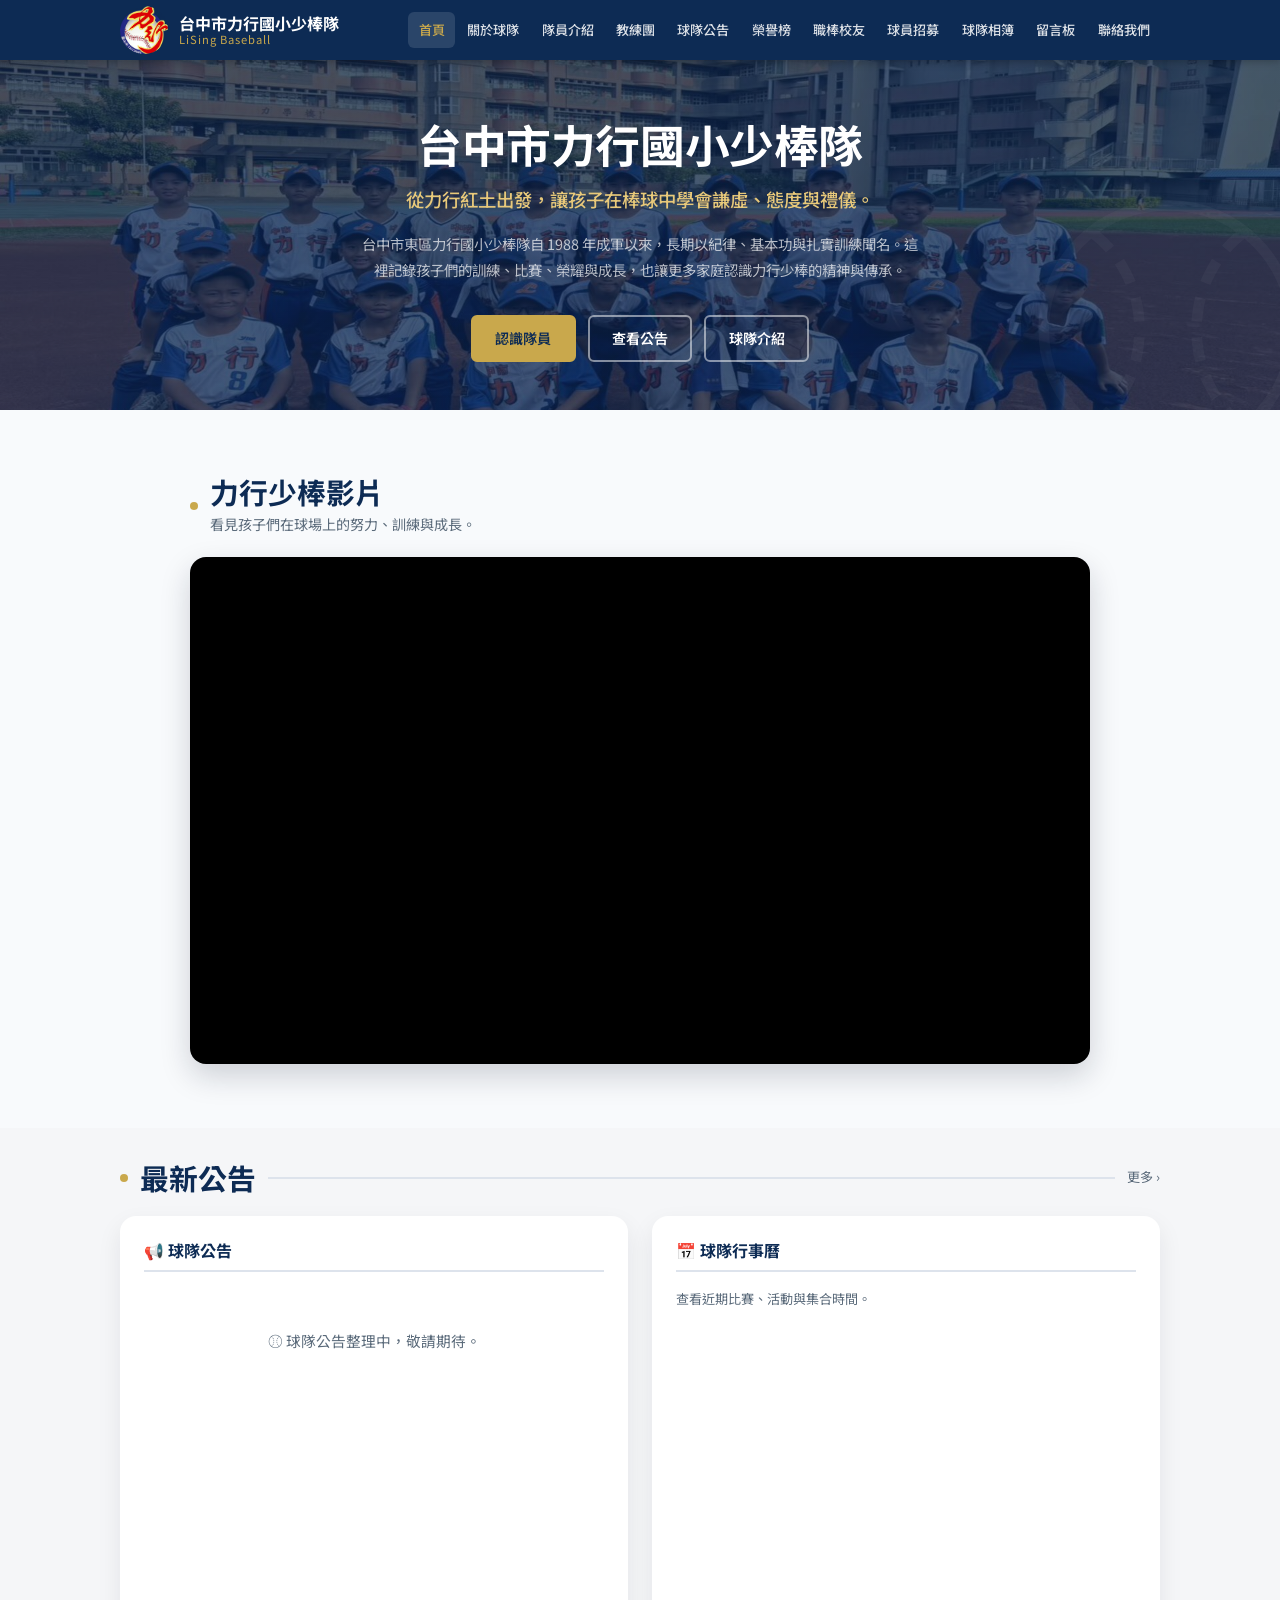
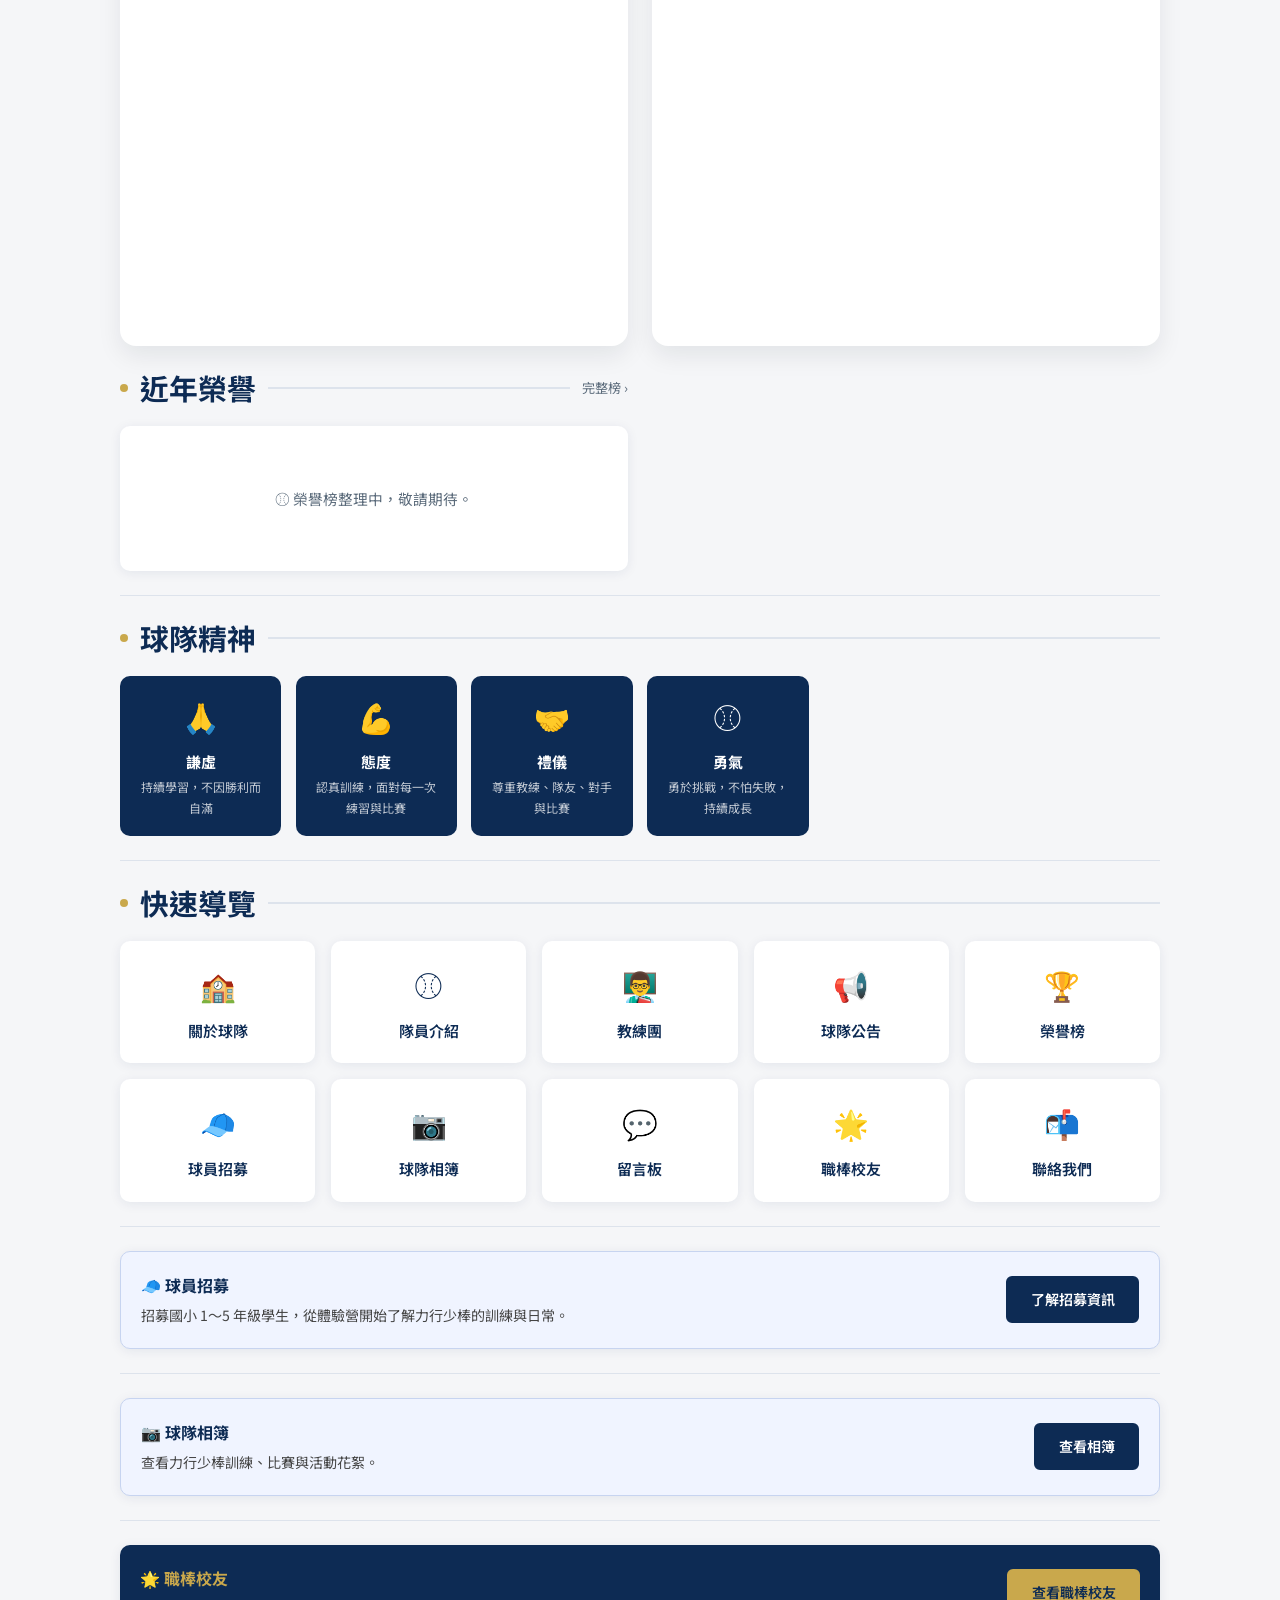
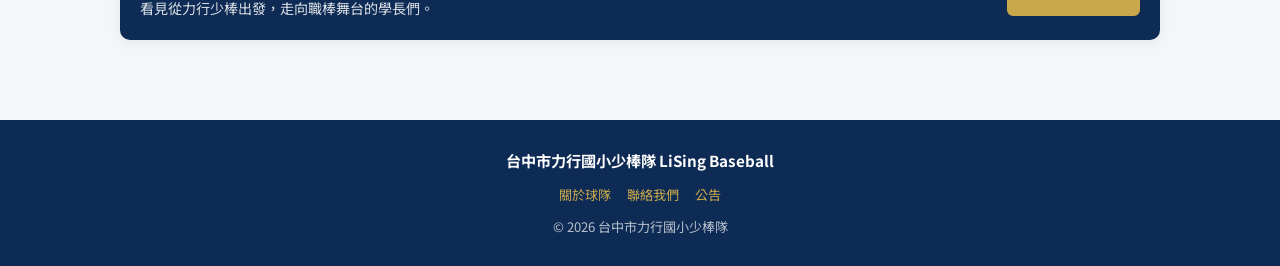
<file: index.html>
<!DOCTYPE html>
<html lang="zh-TW">
<head>
<meta charset="UTF-8">
<meta name="viewport" content="width=device-width, initial-scale=1.0">
<title>台中市力行國小少棒隊 LiSing Baseball</title>
<meta name="description" content="台中市東區力行國小少棒隊官方網站。自 1988 年成軍，長期以紀律、基本功與扎實訓練聞名。">
<link rel="stylesheet" href="css/style.css">
</head>
<body>

<header>
  <div class="header-inner">
    <a href="index.html" class="logo-wrap">
      <img src="assets/logo.png" alt="力行少棒 Logo">
      <div class="logo-text">台中市力行國小少棒隊<span>LiSing Baseball</span></div>
    </a>
    <nav>
      <a href="index.html">首頁</a><a href="about.html">關於球隊</a><a href="players.html">隊員介紹</a>
      <a href="coaches.html">教練團</a><a href="news.html">球隊公告</a>
      <a href="honors.html">榮譽榜</a><a href="alumni.html">職棒校友</a>
      <a href="recruit.html">球員招募</a><a href="albums.html">球隊相簿</a>
      <a href="guestbook.html">留言板</a><a href="contact.html">聯絡我們</a>
    </nav>
    <button class="hamburger" id="hamburger" aria-label="選單">
      <span></span><span></span><span></span>
    </button>
  </div>
  <nav class="mobile-nav" id="mobile-nav">
    <a href="index.html">首頁</a><a href="about.html">關於球隊</a><a href="players.html">隊員介紹</a>
    <a href="coaches.html">教練團</a><a href="news.html">球隊公告</a>
    <a href="honors.html">榮譽榜</a><a href="alumni.html">職棒校友</a>
    <a href="recruit.html">球員招募</a><a href="albums.html">球隊相簿</a>
    <a href="guestbook.html">留言板</a><a href="contact.html">聯絡我們</a>
  </nav>
</header>

<!-- HERO -->
<section class="hero">
  <h1>台中市力行國小少棒隊</h1>
  <p class="tagline">從力行紅土出發，讓孩子在棒球中學會謙虛、態度與禮儀。</p>
  <p class="sub">台中市東區力行國小少棒隊自 1988 年成軍以來，長期以紀律、基本功與扎實訓練聞名。這裡記錄孩子們的訓練、比賽、榮耀與成長，也讓更多家庭認識力行少棒的精神與傳承。</p>
  <div class="hero-btns">
    <a href="players.html" class="btn btn-primary">認識隊員</a>
    <a href="news.html" class="btn btn-outline">查看公告</a>
    <a href="about.html" class="btn btn-outline">球隊介紹</a>
  </div>
</section>

<!-- 球隊影片 -->
<section class="video-section">
  <div class="video-wrapper">
    <div class="section-title" style="max-width:900px;margin:0 auto 1.25rem;">
      <div class="section-title-dot"></div>
      <div>
        <h2 style="color:var(--navy);">力行少棒影片</h2>
        <p style="font-size:0.88rem;color:var(--text-muted);margin-top:0.2rem;">看見孩子們在球場上的努力、訓練與成長。</p>
      </div>
    </div>
    <div class="video-frame">
      <iframe
        src="https://www.youtube.com/embed/ApbaGmMCc_M"
        title="力行少棒影片"
        allow="accelerometer; autoplay; clipboard-write; encrypted-media; gyroscope; picture-in-picture; web-share"
        allowfullscreen>
      </iframe>
    </div>
  </div>
</section>

<main>
  <div class="home-grid">

    <!-- 最新公告（分欄） -->
    <div style="grid-column:1/-1;">
      <div class="section-title">
        <div class="section-title-dot"></div>
        <h2>最新公告</h2>
        <div class="section-title-bar"></div>
        <a href="news.html" style="font-size:0.82rem;color:var(--text-muted);white-space:nowrap;">更多 &rsaquo;</a>
      </div>
      <div class="news-home-grid">
        <div class="news-home-column">
          <h3>📢 球隊公告</h3>
          <div id="home-news-general">
            <div class="loading-box"><div class="spinner"></div>資料載入中…</div>
          </div>
        </div>
        <div class="news-home-column calendar-card">
          <h3>📅 球隊行事曆</h3>
          <p style="font-size:0.82rem;color:var(--text-muted);margin-bottom:12px;">查看近期比賽、活動與集合時間。</p>
          <iframe
            src="https://calendar.google.com/calendar/embed?src=b917db171a5370f91e1ec6ea84b45210d67f5a49c2493a086c563836a16a0e25%40group.calendar.google.com&ctz=Asia%2FTaipei"
            style="border:0;width:100%;min-height:600px;display:block;"
            width="800"
            height="600"
            frameborder="0"
            scrolling="no"
            title="力行少棒球隊行事曆">
          </iframe>
        </div>
      </div>
    </div>

    <!-- 榮譽榜 -->
    <div>
      <div class="section-title">
        <div class="section-title-dot"></div>
        <h2>近年榮譽</h2>
        <div class="section-title-bar"></div>
        <a href="honors.html" style="font-size:0.82rem;color:var(--text-muted);white-space:nowrap;">完整榜 &rsaquo;</a>
      </div>
      <div class="card" id="home-honors">
        <div class="loading-box"><div class="spinner"></div>資料載入中…</div>
      </div>
    </div>

  </div>

  <!-- 球隊精神 -->
  <hr class="divider">
  <div class="section-title mt-2">
    <div class="section-title-dot"></div>
    <h2>球隊精神</h2>
    <div class="section-title-bar"></div>
  </div>
  <div class="spirit-grid mt-2">
    <div class="spirit-item">
      <div class="spirit-icon">🙏</div>
      <div class="spirit-label">謙虛</div>
      <div class="spirit-desc">持續學習，不因勝利而自滿</div>
    </div>
    <div class="spirit-item">
      <div class="spirit-icon">💪</div>
      <div class="spirit-label">態度</div>
      <div class="spirit-desc">認真訓練，面對每一次練習與比賽</div>
    </div>
    <div class="spirit-item">
      <div class="spirit-icon">🤝</div>
      <div class="spirit-label">禮儀</div>
      <div class="spirit-desc">尊重教練、隊友、對手與比賽</div>
    </div>
    <div class="spirit-item">
      <div class="spirit-icon">⚾</div>
      <div class="spirit-label">勇氣</div>
      <div class="spirit-desc">勇於挑戰，不怕失敗，持續成長</div>
    </div>
  </div>

  <!-- 快速導覽 -->
  <hr class="divider">
  <div class="section-title mt-2">
    <div class="section-title-dot"></div>
    <h2>快速導覽</h2>
    <div class="section-title-bar"></div>
  </div>
  <div class="grid-4 mt-2">
    <a href="about.html" class="card text-center" style="color:var(--navy);">
      <div style="font-size:1.8rem;margin-bottom:0.5rem;">🏫</div>
      <div style="font-weight:600;">關於球隊</div>
    </a>
    <a href="players.html" class="card text-center" style="color:var(--navy);">
      <div style="font-size:1.8rem;margin-bottom:0.5rem;">⚾</div>
      <div style="font-weight:600;">隊員介紹</div>
    </a>
    <a href="coaches.html" class="card text-center" style="color:var(--navy);">
      <div style="font-size:1.8rem;margin-bottom:0.5rem;">👨‍🏫</div>
      <div style="font-weight:600;">教練團</div>
    </a>
    <a href="news.html" class="card text-center" style="color:var(--navy);">
      <div style="font-size:1.8rem;margin-bottom:0.5rem;">📢</div>
      <div style="font-weight:600;">球隊公告</div>
    </a>
    <a href="honors.html" class="card text-center" style="color:var(--navy);">
      <div style="font-size:1.8rem;margin-bottom:0.5rem;">🏆</div>
      <div style="font-weight:600;">榮譽榜</div>
    </a>
    <a href="recruit.html" class="card text-center" style="color:var(--navy);">
      <div style="font-size:1.8rem;margin-bottom:0.5rem;">🧢</div>
      <div style="font-weight:600;">球員招募</div>
    </a>
    <a href="albums.html" class="card text-center" style="color:var(--navy);">
      <div style="font-size:1.8rem;margin-bottom:0.5rem;">📷</div>
      <div style="font-weight:600;">球隊相簿</div>
    </a>
    <a href="guestbook.html" class="card text-center" style="color:var(--navy);">
      <div style="font-size:1.8rem;margin-bottom:0.5rem;">💬</div>
      <div style="font-weight:600;">留言板</div>
    </a>
    <a href="alumni.html" class="card text-center" style="color:var(--navy);">
      <div style="font-size:1.8rem;margin-bottom:0.5rem;">🌟</div>
      <div style="font-weight:600;">職棒校友</div>
    </a>
    <a href="contact.html" class="card text-center" style="color:var(--navy);">
      <div style="font-size:1.8rem;margin-bottom:0.5rem;">📬</div>
      <div style="font-weight:600;">聯絡我們</div>
    </a>
  </div>

  <!-- 球員招募入口 -->
  <hr class="divider">
  <div class="card mt-2" style="background:#f0f4ff;border:1px solid #c7d4f0;">
    <div style="display:flex;align-items:center;justify-content:space-between;flex-wrap:wrap;gap:1rem;">
      <div>
        <div style="color:var(--navy);font-weight:700;font-size:1rem;margin-bottom:0.3rem;">🧢 球員招募</div>
        <p style="color:#444;font-size:0.88rem;line-height:1.7;">招募國小 1～5 年級學生，從體驗營開始了解力行少棒的訓練與日常。</p>
      </div>
      <a href="recruit.html" class="btn btn-navy" style="white-space:nowrap;">了解招募資訊</a>
    </div>
  </div>

  <!-- 球隊相簿入口 -->
  <hr class="divider">
  <div class="card mt-2" style="background:#f0f4ff;border:1px solid #c7d4f0;">
    <div style="display:flex;align-items:center;justify-content:space-between;flex-wrap:wrap;gap:1rem;">
      <div>
        <div style="color:var(--navy);font-weight:700;font-size:1rem;margin-bottom:0.3rem;">📷 球隊相簿</div>
        <p style="color:#444;font-size:0.88rem;line-height:1.7;">查看力行少棒訓練、比賽與活動花絮。</p>
      </div>
      <a href="albums.html" class="btn btn-navy" style="white-space:nowrap;">查看相簿</a>
    </div>
  </div>

  <!-- 職棒校友入口 -->
  <hr class="divider">
  <div class="card mt-2" style="background:var(--navy);color:white;">
    <div style="display:flex;align-items:center;justify-content:space-between;flex-wrap:wrap;gap:1rem;">
      <div>
        <div style="color:var(--gold);font-weight:700;font-size:1rem;margin-bottom:0.3rem;">🌟 職棒校友</div>
        <p style="color:rgba(255,255,255,0.85);font-size:0.88rem;line-height:1.7;">看見從力行少棒出發，走向職棒舞台的學長們。</p>
      </div>
      <a href="alumni.html" class="btn btn-primary" style="white-space:nowrap;">查看職棒校友</a>
    </div>
  </div>
</main>

<footer>
  <div class="footer-name">台中市力行國小少棒隊 LiSing Baseball</div>
  <div class="footer-links">
    <a href="about.html">關於球隊</a>
    <a href="contact.html">聯絡我們</a>
    <a href="news.html">公告</a>
  </div>
  <div>© 2026 台中市力行國小少棒隊</div>
</footer>

<script src="js/config.js"></script>
<script src="js/sheets.js"></script>
<script src="js/main.js"></script>
<script>
(async () => {
  // 球隊公告
  const generalEl = document.getElementById('home-news-general');
  const newsData = await fetchSheet('news');

  if (newsData === null) {
    showPending(generalEl, '球隊公告');
  } else {
    const sorted = newsData
      .sort((a,b) => (b.pinned==='true'?1:-1) - (a.pinned==='true'?1:-1) || b.date.localeCompare(a.date))
      .slice(0, 5);
    if (!sorted.length) { showEmpty(generalEl, '目前尚無公告。'); }
    else {
      generalEl.innerHTML = '';
      sorted.forEach(n => {
        const item = document.createElement('div');
        item.className = 'news-item';
        const meta = document.createElement('div');
        meta.style.cssText = 'display:flex;gap:0.5rem;align-items:center;flex-wrap:wrap;';
        if (n.pinned === 'true') {
          const pin = document.createElement('span');
          pin.className = 'badge badge-pinned'; pin.textContent = '置頂';
          meta.appendChild(pin);
        }
        if (n.category) {
          const cat = document.createElement('span');
          cat.className = 'badge badge-gray'; cat.textContent = n.category;
          meta.appendChild(cat);
        }
        const dt = document.createElement('span');
        dt.className = 'news-item-date'; dt.textContent = formatDate(n.date);
        meta.appendChild(dt);
        const link = document.createElement('a');
        link.href = 'news.html'; link.className = 'news-item-title';
        link.textContent = n.title || '（未填標題）';
        item.appendChild(meta);
        item.appendChild(link);
        generalEl.appendChild(item);
      });
    }
  }

  // 榮譽
  const honorsEl = document.getElementById('home-honors');
  const honorsData = await fetchSheet('honors');
  if (honorsData === null) { showPending(honorsEl, '榮譽榜'); }
  else if (!honorsData.length) { showEmpty(honorsEl, '榮譽整理中。'); }
  else {
    const recent = honorsData.sort((a,b) => b.year.localeCompare(a.year)).slice(0, 5);
    honorsEl.innerHTML = recent.map(h => `
      <div class="news-item">
        <span class="badge badge-navy">${h.year}</span>
        <div class="news-item-title" style="color:var(--red);">${h.result} <span style="color:var(--text);font-weight:400;">— ${h.event}</span></div>
      </div>`).join('');
  }
})();
</script>
</body>
</html>
</file>
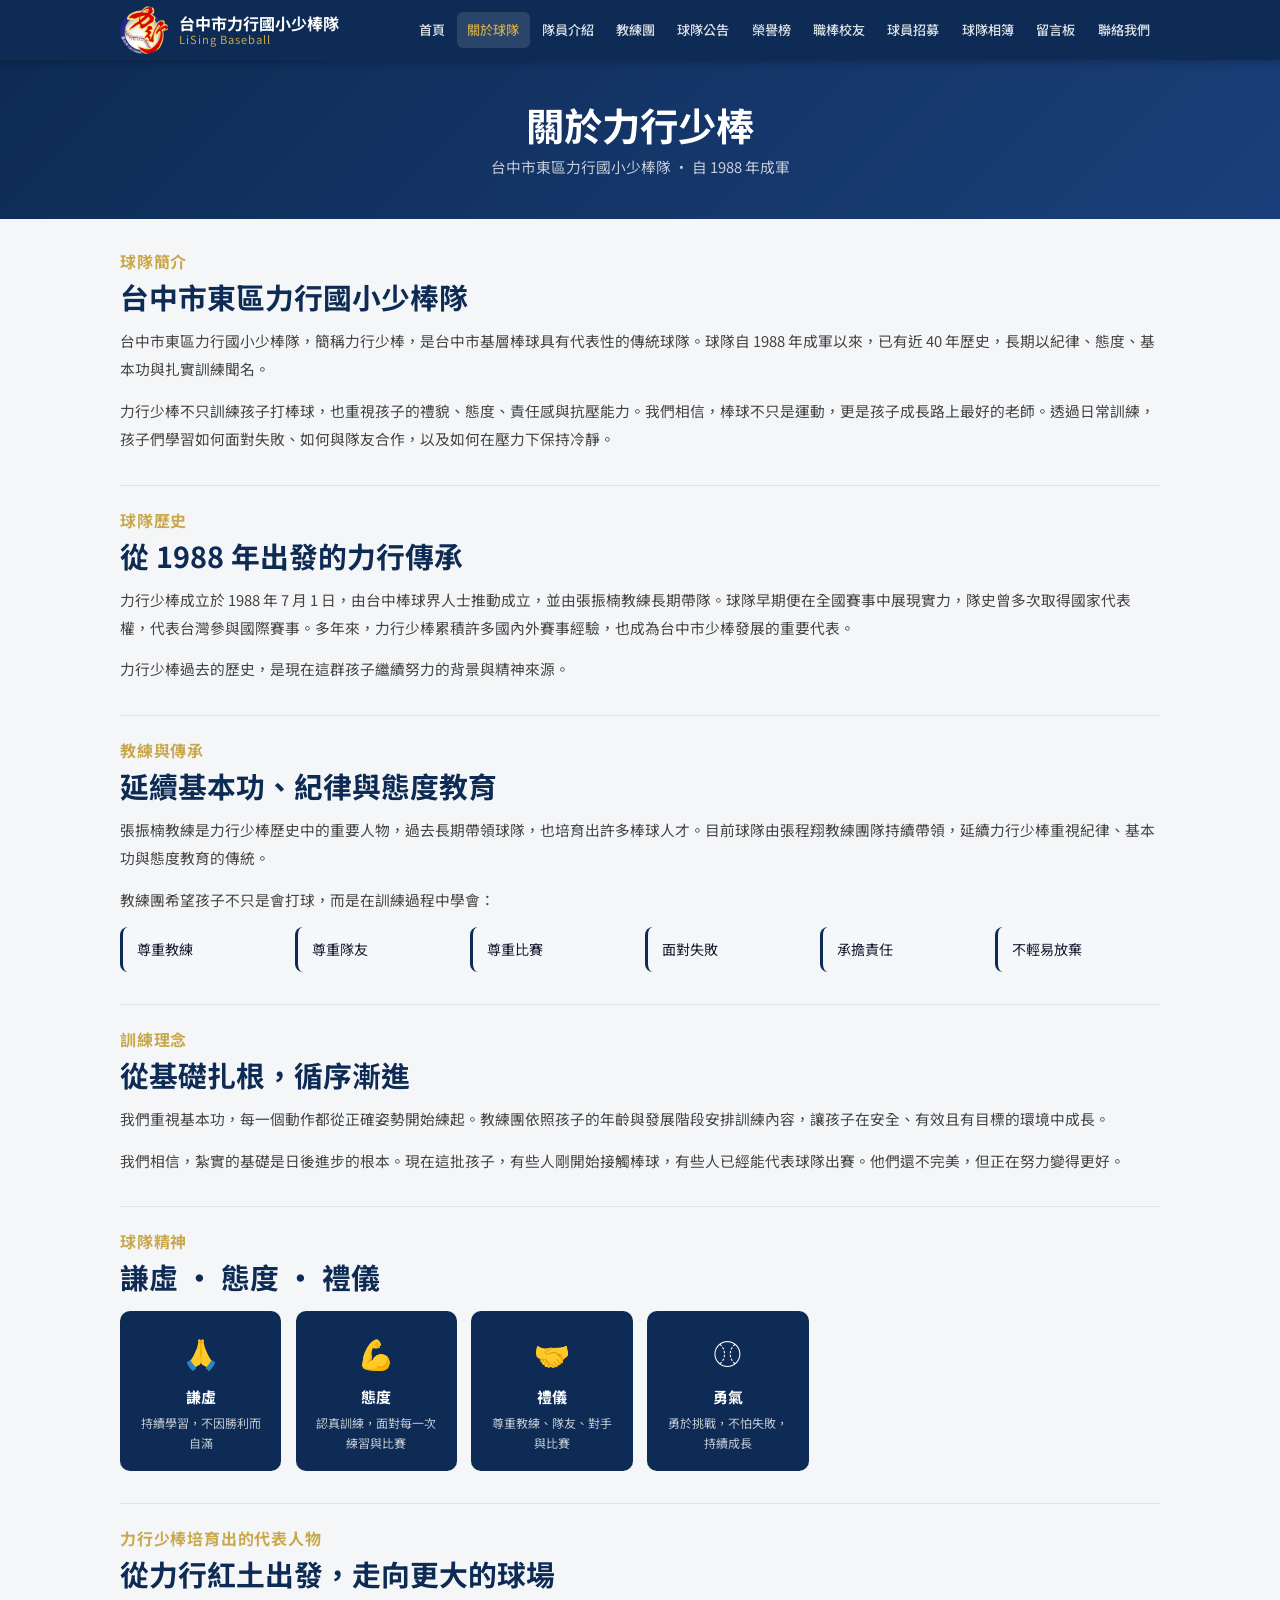
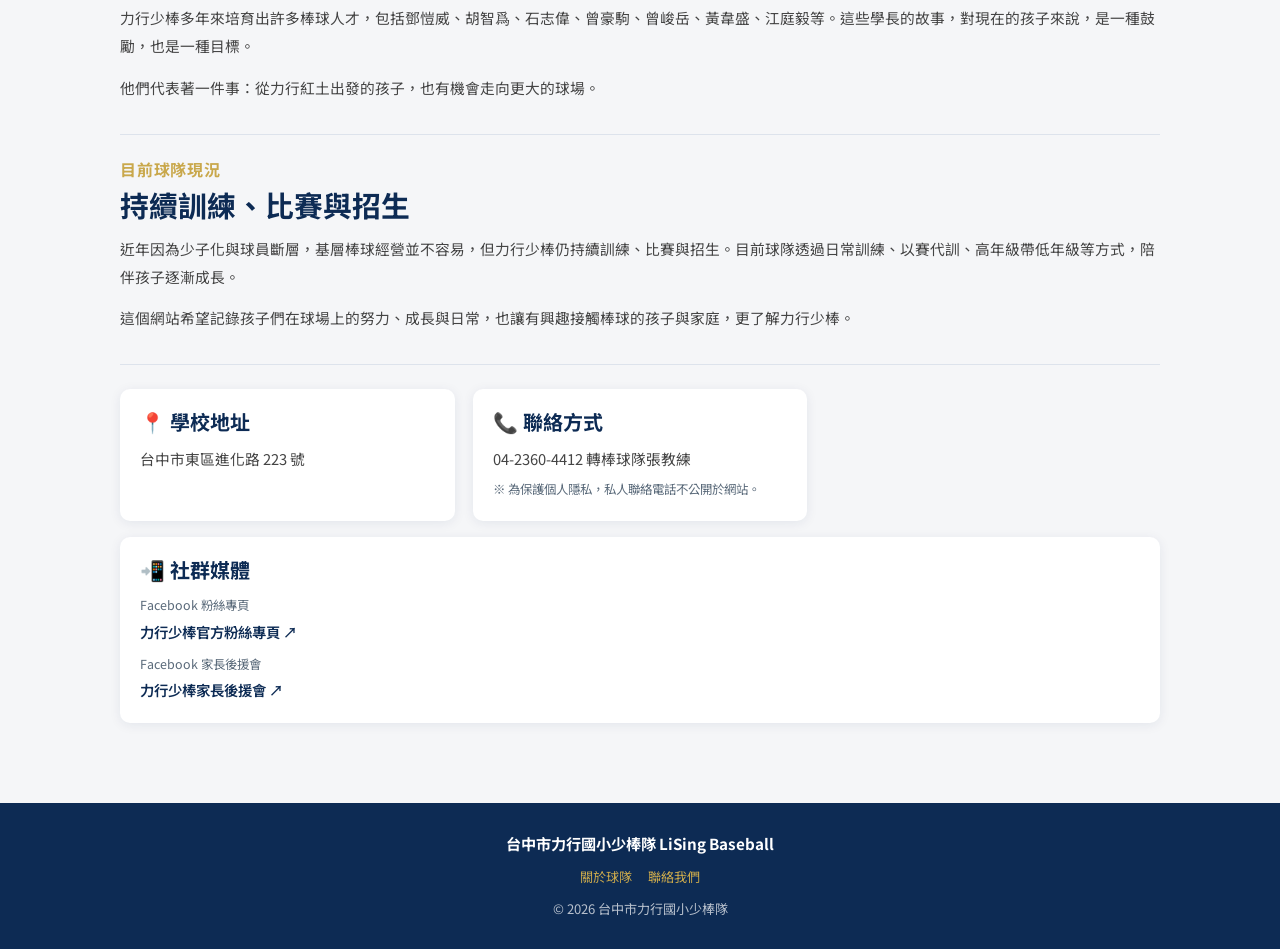
<file: about.html>
<!DOCTYPE html>
<html lang="zh-TW">
<head>
<meta charset="UTF-8">
<meta name="viewport" content="width=device-width, initial-scale=1.0">
<title>關於力行少棒 - 台中市東區力行國小少棒隊</title>
<link rel="stylesheet" href="css/style.css">
</head>
<body>
<header>
  <div class="header-inner">
    <a href="index.html" class="logo-wrap">
      <img src="assets/logo.png" alt="Logo">
      <div class="logo-text">台中市力行國小少棒隊<span>LiSing Baseball</span></div>
    </a>
    <nav>
      <a href="index.html">首頁</a><a href="about.html">關於球隊</a><a href="players.html">隊員介紹</a>
      <a href="coaches.html">教練團</a><a href="news.html">球隊公告</a>
      <a href="honors.html">榮譽榜</a><a href="alumni.html">職棒校友</a>
      <a href="recruit.html">球員招募</a><a href="albums.html">球隊相簿</a><a href="guestbook.html">留言板</a><a href="contact.html">聯絡我們</a>
    </nav>
    <button class="hamburger" id="hamburger"><span></span><span></span><span></span></button>
  </div>
  <nav class="mobile-nav" id="mobile-nav">
    <a href="index.html">首頁</a><a href="about.html">關於球隊</a><a href="players.html">隊員介紹</a>
    <a href="coaches.html">教練團</a><a href="news.html">球隊公告</a>
    <a href="honors.html">榮譽榜</a><a href="alumni.html">職棒校友</a>
    <a href="recruit.html">球員招募</a><a href="albums.html">球隊相簿</a><a href="guestbook.html">留言板</a><a href="contact.html">聯絡我們</a>
  </nav>
</header>

<div class="page-hero">
  <h1>關於力行少棒</h1>
  <p>台中市東區力行國小少棒隊 · 自 1988 年成軍</p>
</div>

<main>

  <!-- 球隊簡介 -->
  <div class="about-section">
    <h3>球隊簡介</h3>
    <h2>台中市東區力行國小少棒隊</h2>
    <p>台中市東區力行國小少棒隊，簡稱力行少棒，是台中市基層棒球具有代表性的傳統球隊。球隊自 1988 年成軍以來，已有近 40 年歷史，長期以紀律、態度、基本功與扎實訓練聞名。</p>
    <p style="margin-top:0.85rem;">力行少棒不只訓練孩子打棒球，也重視孩子的禮貌、態度、責任感與抗壓能力。我們相信，棒球不只是運動，更是孩子成長路上最好的老師。透過日常訓練，孩子們學習如何面對失敗、如何與隊友合作，以及如何在壓力下保持冷靜。</p>
  </div>

  <hr class="divider">

  <!-- 球隊歷史 -->
  <div class="about-section">
    <h3>球隊歷史</h3>
    <h2>從 1988 年出發的力行傳承</h2>
    <p>力行少棒成立於 1988 年 7 月 1 日，由台中棒球界人士推動成立，並由張振楠教練長期帶隊。球隊早期便在全國賽事中展現實力，隊史曾多次取得國家代表權，代表台灣參與國際賽事。多年來，力行少棒累積許多國內外賽事經驗，也成為台中市少棒發展的重要代表。</p>
    <p style="margin-top:0.85rem;">力行少棒過去的歷史，是現在這群孩子繼續努力的背景與精神來源。</p>
  </div>

  <hr class="divider">

  <!-- 教練與傳承 -->
  <div class="about-section">
    <h3>教練與傳承</h3>
    <h2>延續基本功、紀律與態度教育</h2>
    <p>張振楠教練是力行少棒歷史中的重要人物，過去長期帶領球隊，也培育出許多棒球人才。目前球隊由張程翔教練團隊持續帶領，延續力行少棒重視紀律、基本功與態度教育的傳統。</p>
    <p style="margin-top:0.85rem;">教練團希望孩子不只是會打球，而是在訓練過程中學會：</p>
    <div style="display:grid;grid-template-columns:repeat(auto-fill,minmax(140px,1fr));gap:0.65rem;margin-top:0.85rem;">
      <div style="background:#f5f7fb;border-radius:8px;padding:0.65rem 0.85rem;font-size:0.88rem;border-left:3px solid var(--navy);">尊重教練</div>
      <div style="background:#f5f7fb;border-radius:8px;padding:0.65rem 0.85rem;font-size:0.88rem;border-left:3px solid var(--navy);">尊重隊友</div>
      <div style="background:#f5f7fb;border-radius:8px;padding:0.65rem 0.85rem;font-size:0.88rem;border-left:3px solid var(--navy);">尊重比賽</div>
      <div style="background:#f5f7fb;border-radius:8px;padding:0.65rem 0.85rem;font-size:0.88rem;border-left:3px solid var(--navy);">面對失敗</div>
      <div style="background:#f5f7fb;border-radius:8px;padding:0.65rem 0.85rem;font-size:0.88rem;border-left:3px solid var(--navy);">承擔責任</div>
      <div style="background:#f5f7fb;border-radius:8px;padding:0.65rem 0.85rem;font-size:0.88rem;border-left:3px solid var(--navy);">不輕易放棄</div>
    </div>
  </div>

  <hr class="divider">

  <!-- 訓練理念 -->
  <div class="about-section">
    <h3>訓練理念</h3>
    <h2>從基礎扎根，循序漸進</h2>
    <p>我們重視基本功，每一個動作都從正確姿勢開始練起。教練團依照孩子的年齡與發展階段安排訓練內容，讓孩子在安全、有效且有目標的環境中成長。</p>
    <p style="margin-top:0.85rem;">我們相信，紮實的基礎是日後進步的根本。現在這批孩子，有些人剛開始接觸棒球，有些人已經能代表球隊出賽。他們還不完美，但正在努力變得更好。</p>
  </div>

  <hr class="divider">

  <!-- 球隊精神 -->
  <div class="about-section">
    <h3>球隊精神</h3>
    <h2>謙虛 · 態度 · 禮儀</h2>
    <div class="spirit-grid">
      <div class="spirit-item">
        <div class="spirit-icon">🙏</div>
        <div class="spirit-label">謙虛</div>
        <div class="spirit-desc">持續學習，不因勝利而自滿</div>
      </div>
      <div class="spirit-item">
        <div class="spirit-icon">💪</div>
        <div class="spirit-label">態度</div>
        <div class="spirit-desc">認真訓練，面對每一次練習與比賽</div>
      </div>
      <div class="spirit-item">
        <div class="spirit-icon">🤝</div>
        <div class="spirit-label">禮儀</div>
        <div class="spirit-desc">尊重教練、隊友、對手與比賽</div>
      </div>
      <div class="spirit-item">
        <div class="spirit-icon">⚾</div>
        <div class="spirit-label">勇氣</div>
        <div class="spirit-desc">勇於挑戰，不怕失敗，持續成長</div>
      </div>
    </div>
  </div>

  <hr class="divider">

  <!-- 代表人物 -->
  <div class="about-section">
    <h3>力行少棒培育出的代表人物</h3>
    <h2>從力行紅土出發，走向更大的球場</h2>
    <p>力行少棒多年來培育出許多棒球人才，包括鄧愷威、胡智爲、石志偉、曾豪駒、曾峻岳、黃韋盛、江庭毅等。這些學長的故事，對現在的孩子來說，是一種鼓勵，也是一種目標。</p>
    <p style="margin-top:0.85rem;">他們代表著一件事：從力行紅土出發的孩子，也有機會走向更大的球場。</p>
  </div>

  <hr class="divider">

  <!-- 目前現況 -->
  <div class="about-section">
    <h3>目前球隊現況</h3>
    <h2>持續訓練、比賽與招生</h2>
    <p>近年因為少子化與球員斷層，基層棒球經營並不容易，但力行少棒仍持續訓練、比賽與招生。目前球隊透過日常訓練、以賽代訓、高年級帶低年級等方式，陪伴孩子逐漸成長。</p>
    <p style="margin-top:0.85rem;">這個網站希望記錄孩子們在球場上的努力、成長與日常，也讓有興趣接觸棒球的孩子與家庭，更了解力行少棒。</p>
  </div>

  <hr class="divider">

  <!-- 地址與聯絡 -->
  <div class="grid-2">
    <div class="card">
      <h3 style="color:var(--navy);margin-bottom:0.75rem;">📍 學校地址</h3>
      <p style="font-size:0.92rem;color:#444;">台中市東區進化路 223 號</p>
    </div>
    <div class="card">
      <h3 style="color:var(--navy);margin-bottom:0.75rem;">📞 聯絡方式</h3>
      <p style="font-size:0.92rem;color:#444;">04-2360-4412 轉棒球隊張教練</p>
      <p style="font-size:0.78rem;color:var(--text-muted);margin-top:0.5rem;">※ 為保護個人隱私，私人聯絡電話不公開於網站。</p>
    </div>
  </div>

  <!-- 社群媒體 -->
  <div class="card mt-2">
    <h3 style="color:var(--navy);margin-bottom:0.85rem;">📲 社群媒體</h3>
    <div style="display:flex;flex-direction:column;gap:0.6rem;">
      <div>
        <div style="font-size:0.78rem;color:var(--text-muted);margin-bottom:0.15rem;">Facebook 粉絲專頁</div>
        <a href="https://www.facebook.com/profile.php?id=100057147982674" target="_blank" rel="noopener" style="color:var(--navy);font-size:0.9rem;font-weight:600;">力行少棒官方粉絲專頁 ↗</a>
      </div>
      <div>
        <div style="font-size:0.78rem;color:var(--text-muted);margin-bottom:0.15rem;">Facebook 家長後援會</div>
        <a href="https://www.facebook.com/profile.php?id=61560691028155" target="_blank" rel="noopener" style="color:var(--navy);font-size:0.9rem;font-weight:600;">力行少棒家長後援會 ↗</a>
      </div>
    </div>
  </div>

</main>

<footer>
  <div class="footer-name">台中市力行國小少棒隊 LiSing Baseball</div>
  <div class="footer-links"><a href="about.html">關於球隊</a><a href="contact.html">聯絡我們</a></div>
  <div>© 2026 台中市力行國小少棒隊</div>
</footer>
<script src="js/config.js"></script>
<script src="js/main.js"></script>
</body>
</html>
</file>
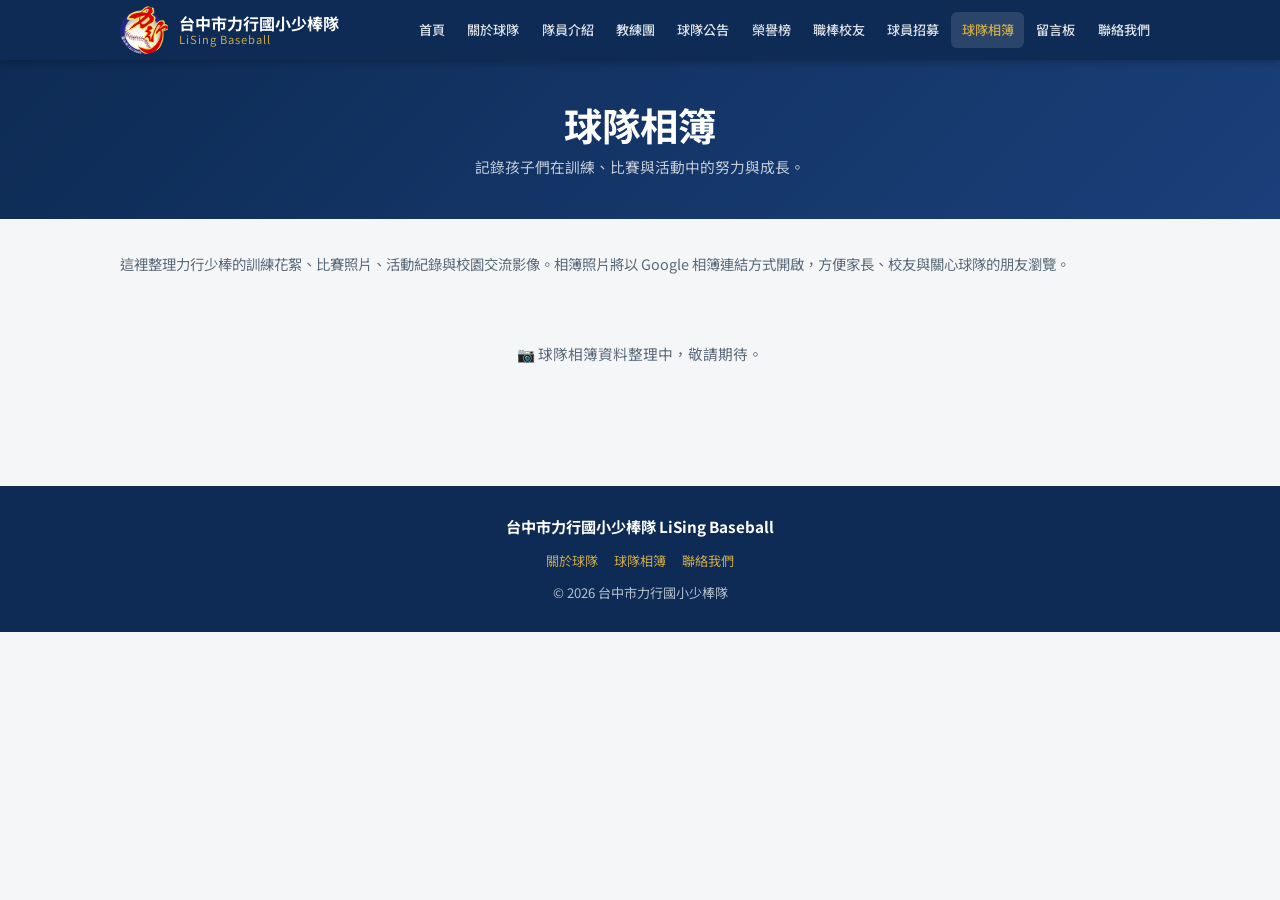
<file: albums.html>
<!DOCTYPE html>
<html lang="zh-TW">
<head>
<meta charset="UTF-8">
<meta name="viewport" content="width=device-width, initial-scale=1.0">
<title>球隊相簿 - 台中市力行國小少棒隊</title>
<meta name="description" content="力行少棒球隊相簿，記錄訓練、比賽與活動中的努力與成長。">
<link rel="stylesheet" href="css/style.css">
</head>
<body>
<header>
  <div class="header-inner">
    <a href="index.html" class="logo-wrap">
      <img src="assets/logo.png" alt="Logo">
      <div class="logo-text">台中市力行國小少棒隊<span>LiSing Baseball</span></div>
    </a>
    <nav>
      <a href="index.html">首頁</a><a href="about.html">關於球隊</a><a href="players.html">隊員介紹</a>
      <a href="coaches.html">教練團</a><a href="news.html">球隊公告</a>
      <a href="honors.html">榮譽榜</a><a href="alumni.html">職棒校友</a>
      <a href="recruit.html">球員招募</a><a href="albums.html">球隊相簿</a><a href="guestbook.html">留言板</a><a href="contact.html">聯絡我們</a>
    </nav>
    <button class="hamburger" id="hamburger"><span></span><span></span><span></span></button>
  </div>
  <nav class="mobile-nav" id="mobile-nav">
    <a href="index.html">首頁</a><a href="about.html">關於球隊</a><a href="players.html">隊員介紹</a>
    <a href="coaches.html">教練團</a><a href="news.html">球隊公告</a>
    <a href="honors.html">榮譽榜</a><a href="alumni.html">職棒校友</a>
    <a href="recruit.html">球員招募</a><a href="albums.html">球隊相簿</a><a href="guestbook.html">留言板</a><a href="contact.html">聯絡我們</a>
  </nav>
</header>

<div class="page-hero">
  <h1>球隊相簿</h1>
  <p>記錄孩子們在訓練、比賽與活動中的努力與成長。</p>
</div>

<main>
  <p style="color:var(--text-muted);font-size:0.9rem;line-height:1.8;margin-bottom:1.5rem;">
    這裡整理力行少棒的訓練花絮、比賽照片、活動紀錄與校園交流影像。相簿照片將以 Google 相簿連結方式開啟，方便家長、校友與關心球隊的朋友瀏覽。
  </p>
  <div class="albums-grid" id="albums-list">
    <div class="loading-box" style="grid-column:1/-1;"><div class="spinner"></div>資料載入中…</div>
  </div>
</main>

<footer>
  <div class="footer-name">台中市力行國小少棒隊 LiSing Baseball</div>
  <div class="footer-links">
    <a href="about.html">關於球隊</a>
    <a href="albums.html">球隊相簿</a>
    <a href="contact.html">聯絡我們</a>
  </div>
  <div>© 2026 台中市力行國小少棒隊</div>
</footer>

<script src="js/config.js"></script>
<script src="js/sheets.js"></script>
<script src="js/main.js"></script>
<script>
(async () => {
  const el = document.getElementById('albums-list');
  const data = await fetchSheet('albums');

  if (data === null) {
    el.innerHTML = '<div class="empty-box" style="grid-column:1/-1;">📷 球隊相簿資料整理中，敬請期待。</div>';
    return;
  }
  if (!data.length) {
    el.innerHTML = '<div class="empty-box" style="grid-column:1/-1;">目前尚無相簿。</div>';
    return;
  }

  const sorted = data.sort((a, b) => b.date.localeCompare(a.date));

  el.innerHTML = '';
  sorted.forEach(album => {
    const card = document.createElement('div');
    card.className = 'album-card';

    // 封面圖
    if (album.cover_image) {
      const img = document.createElement('img');
      img.className = 'album-cover';
      img.src = album.cover_image;
      img.alt = album.title || '相簿封面';
      img.loading = 'lazy';
      img.onerror = () => { img.style.display = 'none'; };
      card.appendChild(img);
    } else {
      const placeholder = document.createElement('div');
      placeholder.className = 'album-cover album-cover-placeholder';
      placeholder.innerHTML = '<span style="font-size:2.5rem;">📷</span>';
      card.appendChild(placeholder);
    }

    // 卡片內容
    const body = document.createElement('div');
    body.className = 'album-card-body';

    const date = document.createElement('div');
    date.className = 'album-date';
    // 只顯示年份
    const year = album.date ? String(album.date).match(/\d{4}/) : null;
    date.textContent = year ? year[0] : '';
    body.appendChild(date);

    const title = document.createElement('div');
    title.className = 'album-title';
    title.textContent = album.title || '（未填名稱）';
    body.appendChild(title);

    if (album.description) {
      const desc = document.createElement('div');
      desc.className = 'album-description';
      desc.textContent = album.description;
      body.appendChild(desc);
    }

    if (album.album_url) {
      const btn = document.createElement('a');
      btn.className = 'album-button';
      btn.href = album.album_url;
      btn.target = '_blank';
      btn.rel = 'noopener noreferrer';
      btn.textContent = '查看相簿';
      body.appendChild(btn);
    }

    card.appendChild(body);
    el.appendChild(card);
  });
})();
</script>
</body>
</html>
</file>
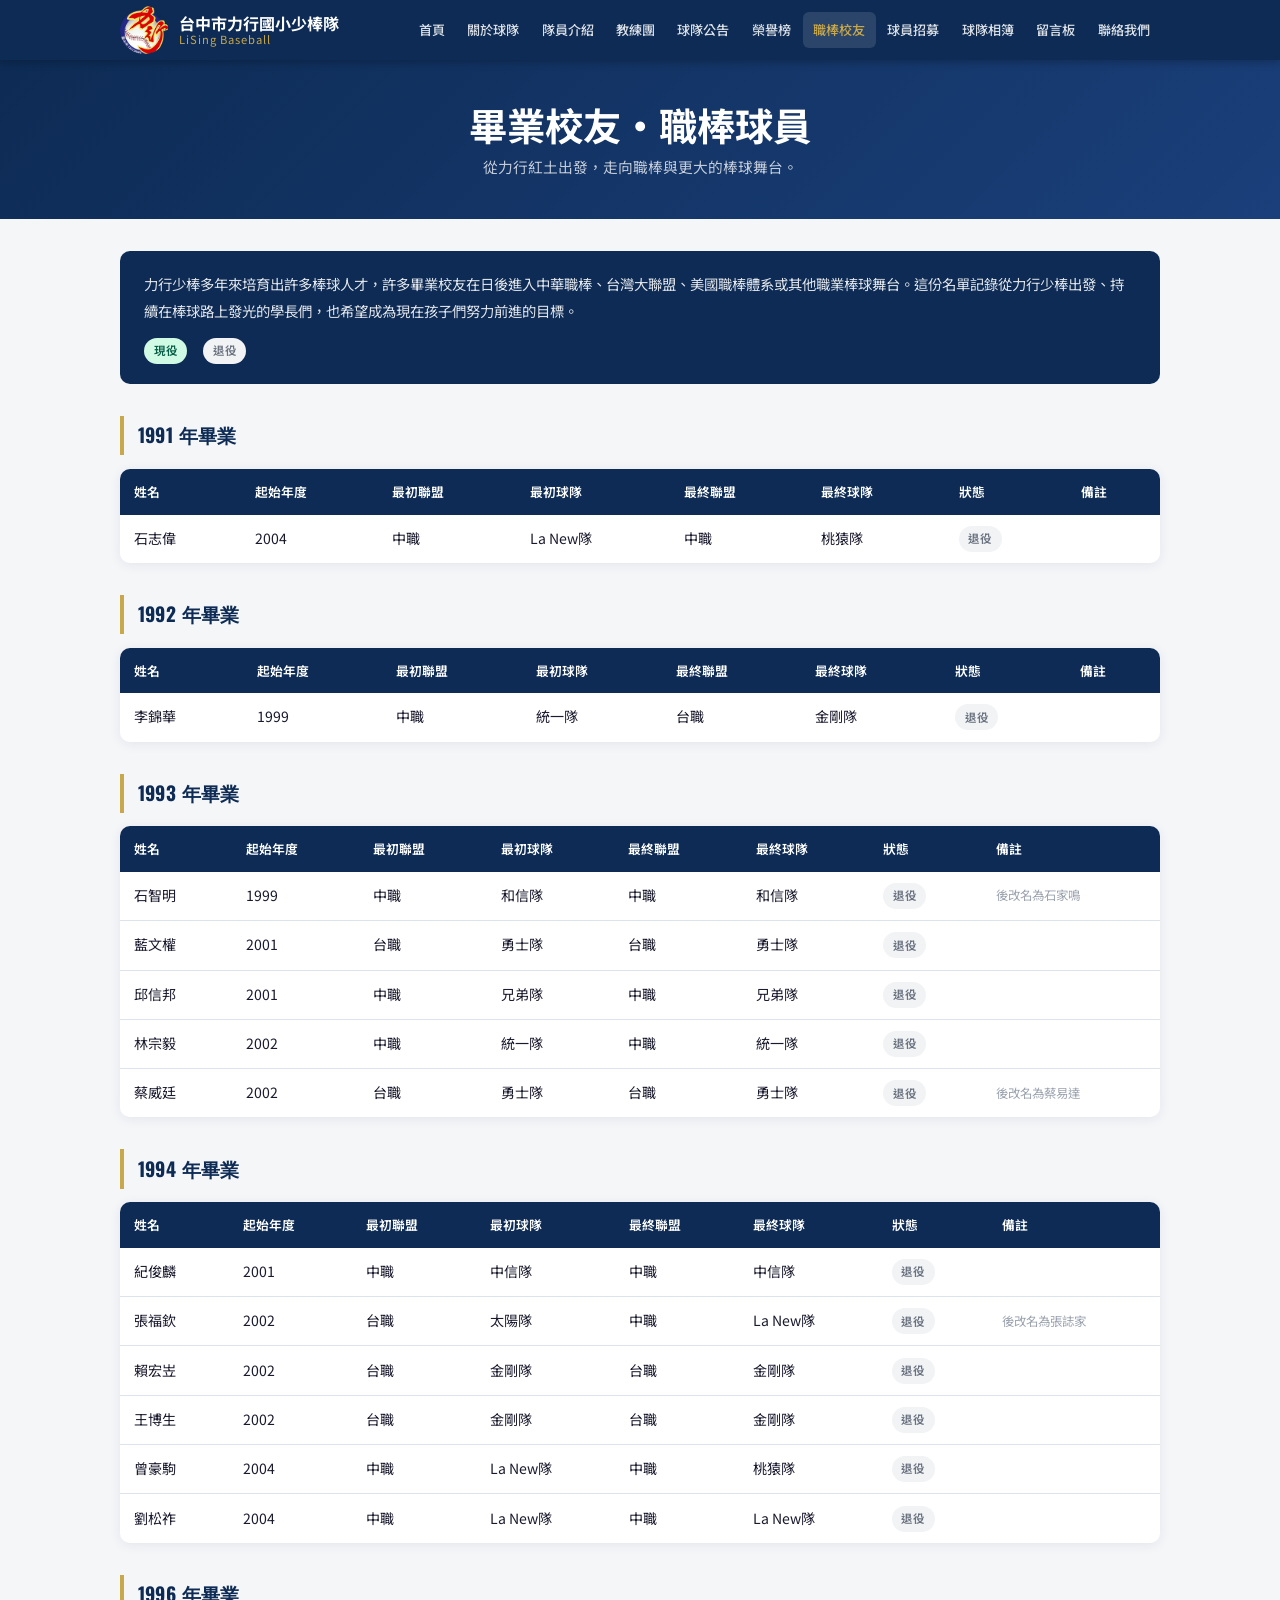
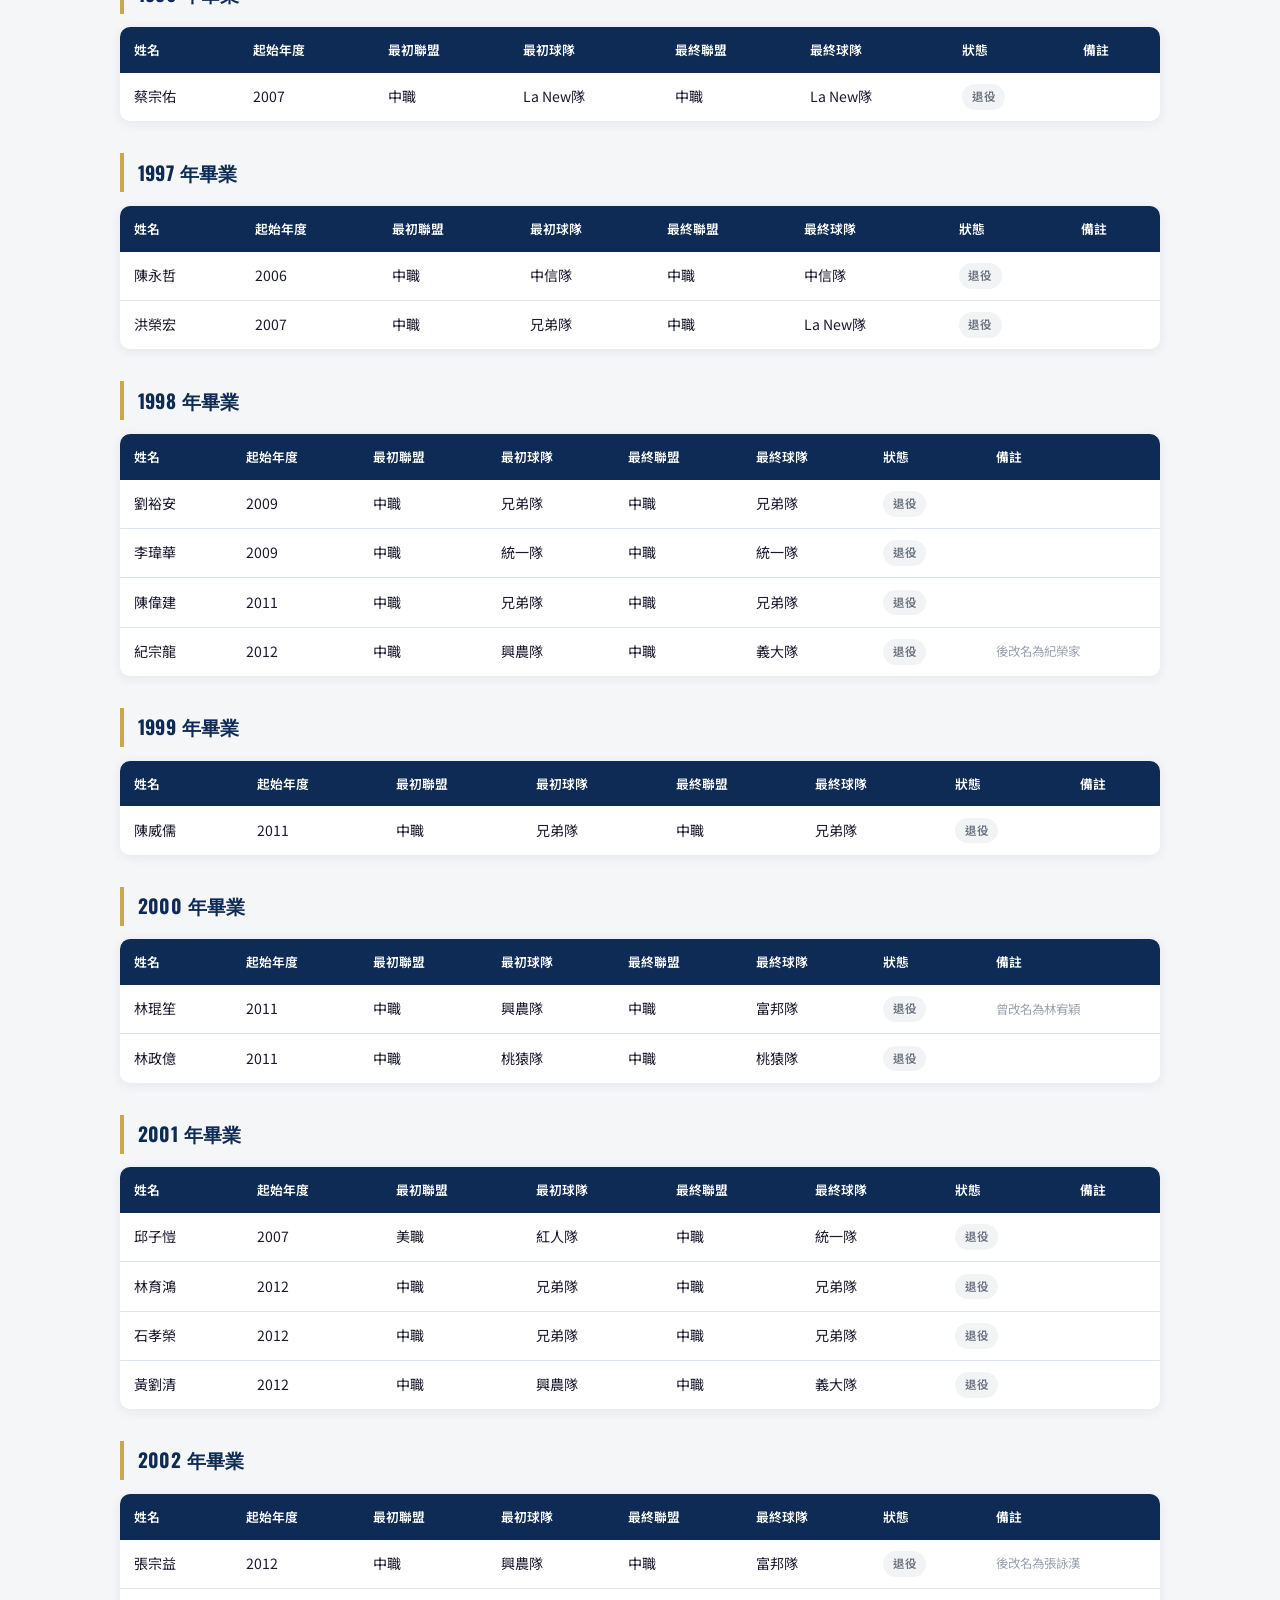
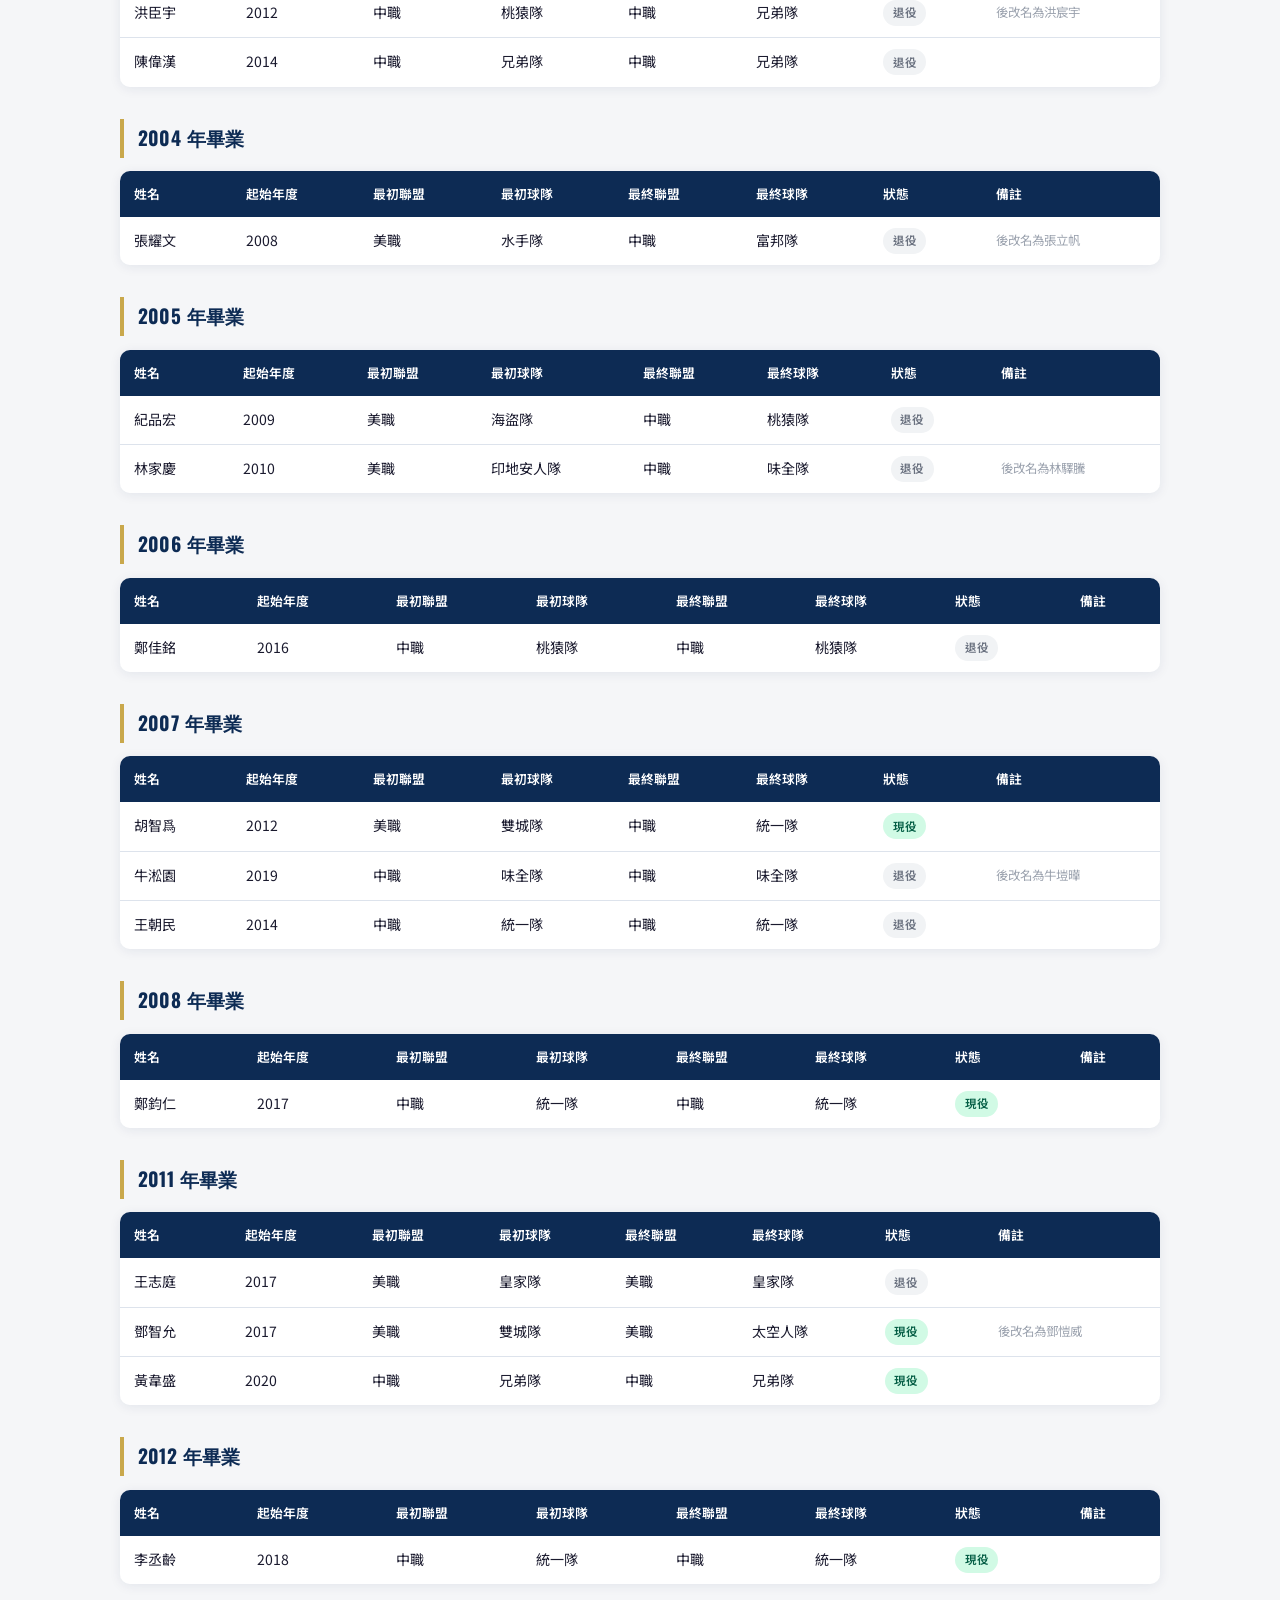
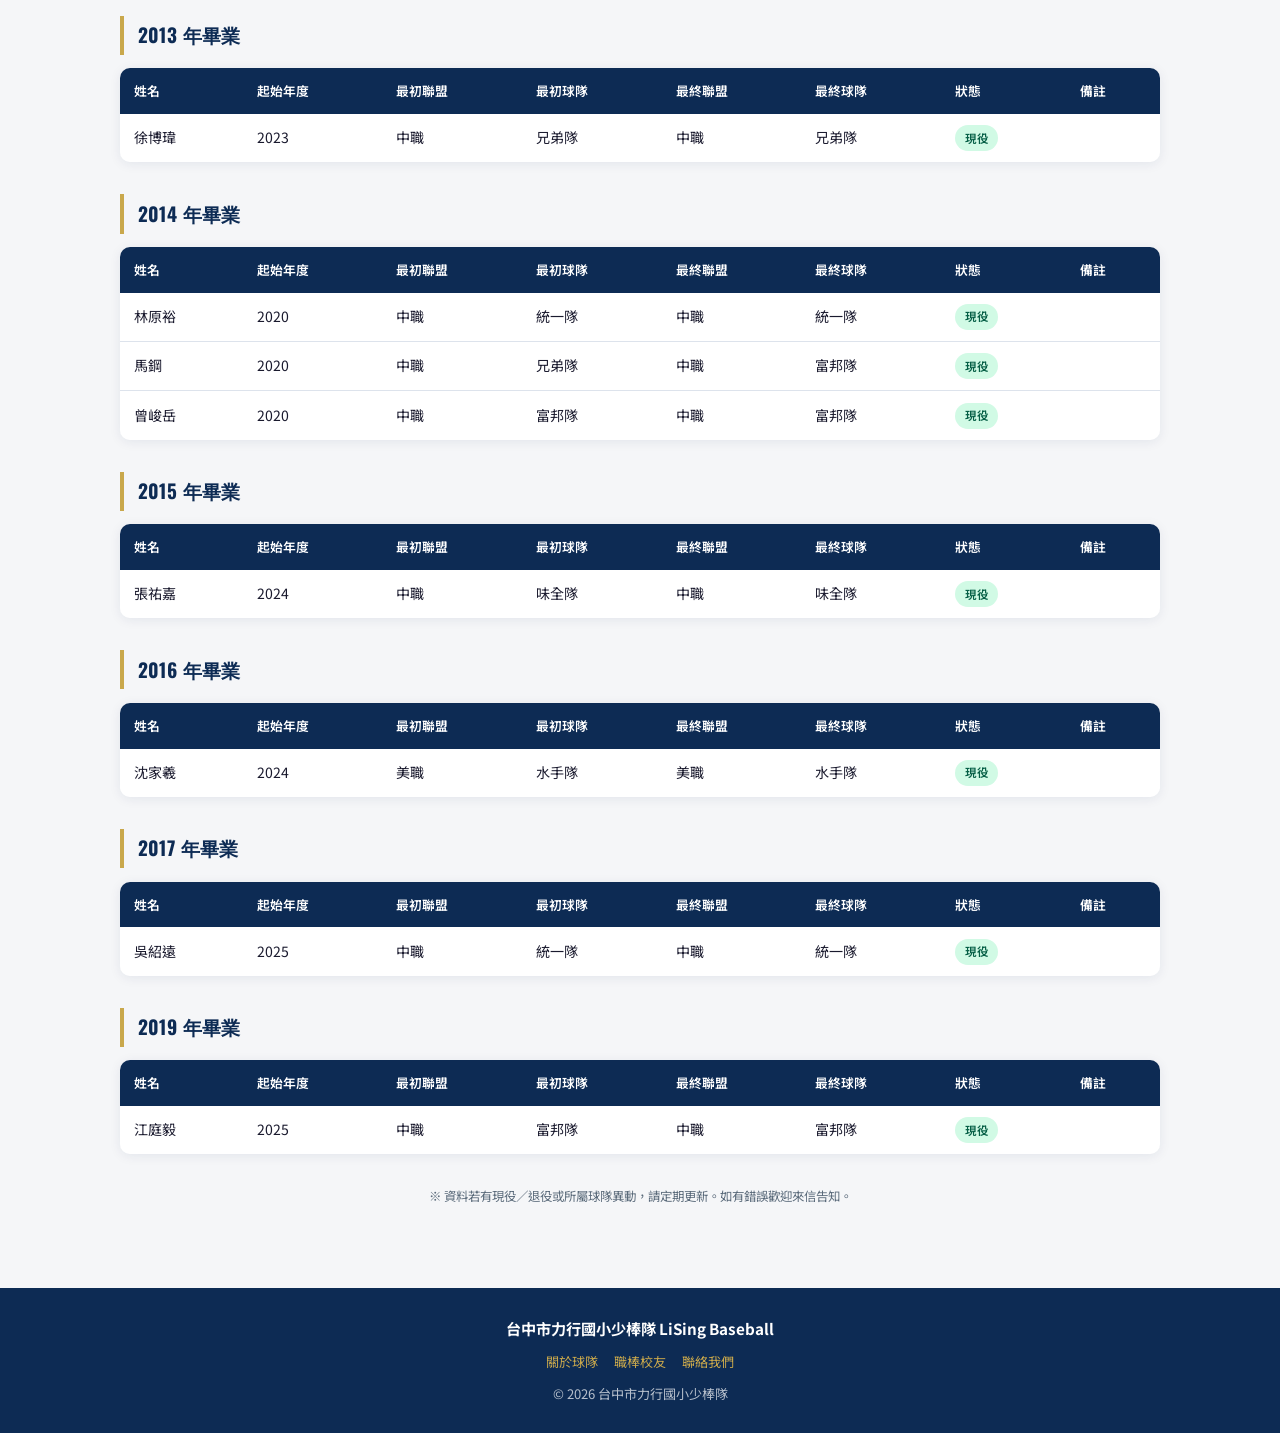
<file: alumni.html>
<!DOCTYPE html>
<html lang="zh-TW">
<head>
<meta charset="UTF-8">
<meta name="viewport" content="width=device-width, initial-scale=1.0">
<title>職棒校友 - 台中市力行國小少棒隊</title>
<meta name="description" content="力行少棒職棒校友名單，記錄從力行紅土出發、走向職棒舞台的學長們。">
<link rel="stylesheet" href="css/style.css">
</head>
<body>
<header>
  <div class="header-inner">
    <a href="index.html" class="logo-wrap">
      <img src="assets/logo.png" alt="Logo">
      <div class="logo-text">台中市力行國小少棒隊<span>LiSing Baseball</span></div>
    </a>
    <nav>
      <a href="index.html">首頁</a><a href="about.html">關於球隊</a><a href="players.html">隊員介紹</a>
      <a href="coaches.html">教練團</a><a href="news.html">球隊公告</a>
      <a href="honors.html">榮譽榜</a><a href="alumni.html">職棒校友</a>
      <a href="recruit.html">球員招募</a><a href="albums.html">球隊相簿</a><a href="guestbook.html">留言板</a><a href="contact.html">聯絡我們</a>
    </nav>
    <button class="hamburger" id="hamburger"><span></span><span></span><span></span></button>
  </div>
  <nav class="mobile-nav" id="mobile-nav">
    <a href="index.html">首頁</a><a href="about.html">關於球隊</a><a href="players.html">隊員介紹</a>
    <a href="coaches.html">教練團</a><a href="news.html">球隊公告</a>
    <a href="honors.html">榮譽榜</a><a href="alumni.html">職棒校友</a>
    <a href="recruit.html">球員招募</a><a href="albums.html">球隊相簿</a><a href="guestbook.html">留言板</a><a href="contact.html">聯絡我們</a>
  </nav>
</header>

<div class="page-hero">
  <h1>畢業校友・職棒球員</h1>
  <p>從力行紅土出發，走向職棒與更大的棒球舞台。</p>
</div>

<main>
  <div class="alumni-intro-card">
    <p>力行少棒多年來培育出許多棒球人才，許多畢業校友在日後進入中華職棒、台灣大聯盟、美國職棒體系或其他職業棒球舞台。這份名單記錄從力行少棒出發、持續在棒球路上發光的學長們，也希望成為現在孩子們努力前進的目標。</p>
    <div class="alumni-legend">
      <span class="alumni-badge active">現役</span>
      <span class="alumni-badge retired">退役</span>
    </div>
  </div>

  <div id="alumni-list"></div>

  <p class="alumni-footer-note">※ 資料若有現役／退役或所屬球隊異動，請定期更新。如有錯誤歡迎來信告知。</p>
</main>

<footer>
  <div class="footer-name">台中市力行國小少棒隊 LiSing Baseball</div>
  <div class="footer-links">
    <a href="about.html">關於球隊</a>
    <a href="alumni.html">職棒校友</a>
    <a href="contact.html">聯絡我們</a>
  </div>
  <div>© 2026 台中市力行國小少棒隊</div>
</footer>

<script src="js/config.js"></script>
<script src="js/main.js"></script>
<script>
// 校友資料（依畢業年度分組）
// 欄位：name, start, first_league, first_team, last_league, last_team, status, note
// status: 'active'=現役, 'retired'=退役
const ALUMNI_DATA = [
  { grad: 1991, players: [
    { name: '石志偉',  start: 2004, first_league: '中職', first_team: 'La New隊', last_league: '中職', last_team: '桃猿隊',   status: 'retired', note: '' }
  ]},
  { grad: 1992, players: [
    { name: '李錦華',  start: 1999, first_league: '中職', first_team: '統一隊',   last_league: '台職', last_team: '金剛隊',   status: 'retired', note: '' }
  ]},
  { grad: 1993, players: [
    { name: '石智明',  start: 1999, first_league: '中職', first_team: '和信隊',   last_league: '中職', last_team: '和信隊',   status: 'retired', note: '後改名為石家鳴' },
    { name: '藍文權',  start: 2001, first_league: '台職', first_team: '勇士隊',   last_league: '台職', last_team: '勇士隊',   status: 'retired', note: '' },
    { name: '邱信邦',  start: 2001, first_league: '中職', first_team: '兄弟隊',   last_league: '中職', last_team: '兄弟隊',   status: 'retired', note: '' },
    { name: '林宗毅',  start: 2002, first_league: '中職', first_team: '統一隊',   last_league: '中職', last_team: '統一隊',   status: 'retired', note: '' },
    { name: '蔡威廷',  start: 2002, first_league: '台職', first_team: '勇士隊',   last_league: '台職', last_team: '勇士隊',   status: 'retired', note: '後改名為蔡易達' }
  ]},
  { grad: 1994, players: [
    { name: '紀俊麟',  start: 2001, first_league: '中職', first_team: '中信隊',   last_league: '中職', last_team: '中信隊',   status: 'retired', note: '' },
    { name: '張福欽',  start: 2002, first_league: '台職', first_team: '太陽隊',   last_league: '中職', last_team: 'La New隊', status: 'retired', note: '後改名為張誌家' },
    { name: '賴宏岦',  start: 2002, first_league: '台職', first_team: '金剛隊',   last_league: '台職', last_team: '金剛隊',   status: 'retired', note: '' },
    { name: '王博生',  start: 2002, first_league: '台職', first_team: '金剛隊',   last_league: '台職', last_team: '金剛隊',   status: 'retired', note: '' },
    { name: '曾豪駒',  start: 2004, first_league: '中職', first_team: 'La New隊', last_league: '中職', last_team: '桃猿隊',   status: 'retired', note: '' },
    { name: '劉松祚',  start: 2004, first_league: '中職', first_team: 'La New隊', last_league: '中職', last_team: 'La New隊', status: 'retired', note: '' }
  ]},
  { grad: 1996, players: [
    { name: '蔡宗佑',  start: 2007, first_league: '中職', first_team: 'La New隊', last_league: '中職', last_team: 'La New隊', status: 'retired', note: '' }
  ]},
  { grad: 1997, players: [
    { name: '陳永哲',  start: 2006, first_league: '中職', first_team: '中信隊',   last_league: '中職', last_team: '中信隊',   status: 'retired', note: '' },
    { name: '洪榮宏',  start: 2007, first_league: '中職', first_team: '兄弟隊',   last_league: '中職', last_team: 'La New隊', status: 'retired', note: '' }
  ]},
  { grad: 1998, players: [
    { name: '劉裕安',  start: 2009, first_league: '中職', first_team: '兄弟隊',   last_league: '中職', last_team: '兄弟隊',   status: 'retired', note: '' },
    { name: '李瑋華',  start: 2009, first_league: '中職', first_team: '統一隊',   last_league: '中職', last_team: '統一隊',   status: 'retired', note: '' },
    { name: '陳偉建',  start: 2011, first_league: '中職', first_team: '兄弟隊',   last_league: '中職', last_team: '兄弟隊',   status: 'retired', note: '' },
    { name: '紀宗龍',  start: 2012, first_league: '中職', first_team: '興農隊',   last_league: '中職', last_team: '義大隊',   status: 'retired', note: '後改名為紀榮家' }
  ]},
  { grad: 1999, players: [
    { name: '陳威儒',  start: 2011, first_league: '中職', first_team: '兄弟隊',   last_league: '中職', last_team: '兄弟隊',   status: 'retired', note: '' }
  ]},
  { grad: 2000, players: [
    { name: '林琨笙',  start: 2011, first_league: '中職', first_team: '興農隊',   last_league: '中職', last_team: '富邦隊',   status: 'retired', note: '曾改名為林宥穎' },
    { name: '林政億',  start: 2011, first_league: '中職', first_team: '桃猿隊',   last_league: '中職', last_team: '桃猿隊',   status: 'retired', note: '' }
  ]},
  { grad: 2001, players: [
    { name: '邱子愷',  start: 2007, first_league: '美職', first_team: '紅人隊',   last_league: '中職', last_team: '統一隊',   status: 'retired', note: '' },
    { name: '林育鴻',  start: 2012, first_league: '中職', first_team: '兄弟隊',   last_league: '中職', last_team: '兄弟隊',   status: 'retired', note: '' },
    { name: '石孝榮',  start: 2012, first_league: '中職', first_team: '兄弟隊',   last_league: '中職', last_team: '兄弟隊',   status: 'retired', note: '' },
    { name: '黃劉清',  start: 2012, first_league: '中職', first_team: '興農隊',   last_league: '中職', last_team: '義大隊',   status: 'retired', note: '' }
  ]},
  { grad: 2002, players: [
    { name: '張宗益',  start: 2012, first_league: '中職', first_team: '興農隊',   last_league: '中職', last_team: '富邦隊',   status: 'retired', note: '後改名為張詠漢' },
    { name: '洪臣宇',  start: 2012, first_league: '中職', first_team: '桃猿隊',   last_league: '中職', last_team: '兄弟隊',   status: 'retired', note: '後改名為洪宸宇' },
    { name: '陳偉漢',  start: 2014, first_league: '中職', first_team: '兄弟隊',   last_league: '中職', last_team: '兄弟隊',   status: 'retired', note: '' }
  ]},
  { grad: 2004, players: [
    { name: '張耀文',  start: 2008, first_league: '美職', first_team: '水手隊',   last_league: '中職', last_team: '富邦隊',   status: 'retired', note: '後改名為張立帆' }
  ]},
  { grad: 2005, players: [
    { name: '紀品宏',  start: 2009, first_league: '美職', first_team: '海盜隊',   last_league: '中職', last_team: '桃猿隊',   status: 'retired', note: '' },
    { name: '林家慶',  start: 2010, first_league: '美職', first_team: '印地安人隊', last_league: '中職', last_team: '味全隊', status: 'retired', note: '後改名為林驛騰' }
  ]},
  { grad: 2006, players: [
    { name: '鄭佳銘',  start: 2016, first_league: '中職', first_team: '桃猿隊',   last_league: '中職', last_team: '桃猿隊',   status: 'retired', note: '' }
  ]},
  { grad: 2007, players: [
    { name: '胡智爲',  start: 2012, first_league: '美職', first_team: '雙城隊',   last_league: '中職', last_team: '統一隊',   status: 'active',  note: '' },
    { name: '牛淞園',  start: 2019, first_league: '中職', first_team: '味全隊',   last_league: '中職', last_team: '味全隊',   status: 'retired', note: '後改名為牛塏曄' },
    { name: '王朝民',  start: 2014, first_league: '中職', first_team: '統一隊',   last_league: '中職', last_team: '統一隊',   status: 'retired', note: '' }
  ]},
  { grad: 2008, players: [
    { name: '鄭鈞仁',  start: 2017, first_league: '中職', first_team: '統一隊',   last_league: '中職', last_team: '統一隊',   status: 'active',  note: '' }
  ]},
  { grad: 2011, players: [
    { name: '王志庭',  start: 2017, first_league: '美職', first_team: '皇家隊',   last_league: '美職', last_team: '皇家隊',   status: 'retired', note: '' },
    { name: '鄧智允',  start: 2017, first_league: '美職', first_team: '雙城隊',   last_league: '美職', last_team: '太空人隊', status: 'active',  note: '後改名為鄧愷威' },
    { name: '黃韋盛',  start: 2020, first_league: '中職', first_team: '兄弟隊',   last_league: '中職', last_team: '兄弟隊',   status: 'active',  note: '' }
  ]},
  { grad: 2012, players: [
    { name: '李丞齡',  start: 2018, first_league: '中職', first_team: '統一隊',   last_league: '中職', last_team: '統一隊',   status: 'active',  note: '' }
  ]},
  { grad: 2013, players: [
    { name: '徐博瑋',  start: 2023, first_league: '中職', first_team: '兄弟隊',   last_league: '中職', last_team: '兄弟隊',   status: 'active',  note: '' }
  ]},
  { grad: 2014, players: [
    { name: '林原裕',  start: 2020, first_league: '中職', first_team: '統一隊',   last_league: '中職', last_team: '統一隊',   status: 'active',  note: '' },
    { name: '馬鋼',    start: 2020, first_league: '中職', first_team: '兄弟隊',   last_league: '中職', last_team: '富邦隊',   status: 'active',  note: '' },
    { name: '曾峻岳',  start: 2020, first_league: '中職', first_team: '富邦隊',   last_league: '中職', last_team: '富邦隊',   status: 'active',  note: '' }
  ]},
  { grad: 2015, players: [
    { name: '張祐嘉',  start: 2024, first_league: '中職', first_team: '味全隊',   last_league: '中職', last_team: '味全隊',   status: 'active',  note: '' }
  ]},
  { grad: 2016, players: [
    { name: '沈家羲',  start: 2024, first_league: '美職', first_team: '水手隊',   last_league: '美職', last_team: '水手隊',   status: 'active',  note: '' }
  ]},
  { grad: 2017, players: [
    { name: '吳紹遠',  start: 2025, first_league: '中職', first_team: '統一隊',   last_league: '中職', last_team: '統一隊',   status: 'active',  note: '' }
  ]},
  { grad: 2019, players: [
    { name: '江庭毅',  start: 2025, first_league: '中職', first_team: '富邦隊',   last_league: '中職', last_team: '富邦隊',   status: 'active',  note: '' }
  ]}
];

// 安全 DOM 渲染
const container = document.getElementById('alumni-list');

ALUMNI_DATA.forEach(group => {
  // 年度標題
  const groupDiv = document.createElement('div');
  groupDiv.className = 'alumni-group';

  const yearLabel = document.createElement('div');
  yearLabel.className = 'alumni-year-label';
  yearLabel.textContent = group.grad + ' 年畢業';
  groupDiv.appendChild(yearLabel);

  // 表格外層可橫捲容器
  const tableWrap = document.createElement('div');
  tableWrap.className = 'alumni-table-wrap';

  const table = document.createElement('table');
  table.className = 'alumni-table';

  // 表頭
  const thead = document.createElement('thead');
  const headerRow = document.createElement('tr');
  ['姓名', '起始年度', '最初聯盟', '最初球隊', '最終聯盟', '最終球隊', '狀態', '備註'].forEach(col => {
    const th = document.createElement('th');
    th.textContent = col;
    headerRow.appendChild(th);
  });
  thead.appendChild(headerRow);
  table.appendChild(thead);

  // 資料列
  const tbody = document.createElement('tbody');
  group.players.forEach(p => {
    const tr = document.createElement('tr');

    [p.name, p.start, p.first_league, p.first_team, p.last_league, p.last_team].forEach(val => {
      const td = document.createElement('td');
      td.textContent = val;
      tr.appendChild(td);
    });

    // 狀態標籤
    const statusTd = document.createElement('td');
    const badge = document.createElement('span');
    badge.className = 'alumni-badge ' + p.status;
    badge.textContent = p.status === 'active' ? '現役' : '退役';
    statusTd.appendChild(badge);
    tr.appendChild(statusTd);

    // 備註
    const noteTd = document.createElement('td');
    noteTd.className = 'alumni-note';
    noteTd.textContent = p.note;
    tr.appendChild(noteTd);

    tbody.appendChild(tr);
  });

  table.appendChild(tbody);
  tableWrap.appendChild(table);
  groupDiv.appendChild(tableWrap);
  container.appendChild(groupDiv);
});
</script>
</body>
</html>
</file>
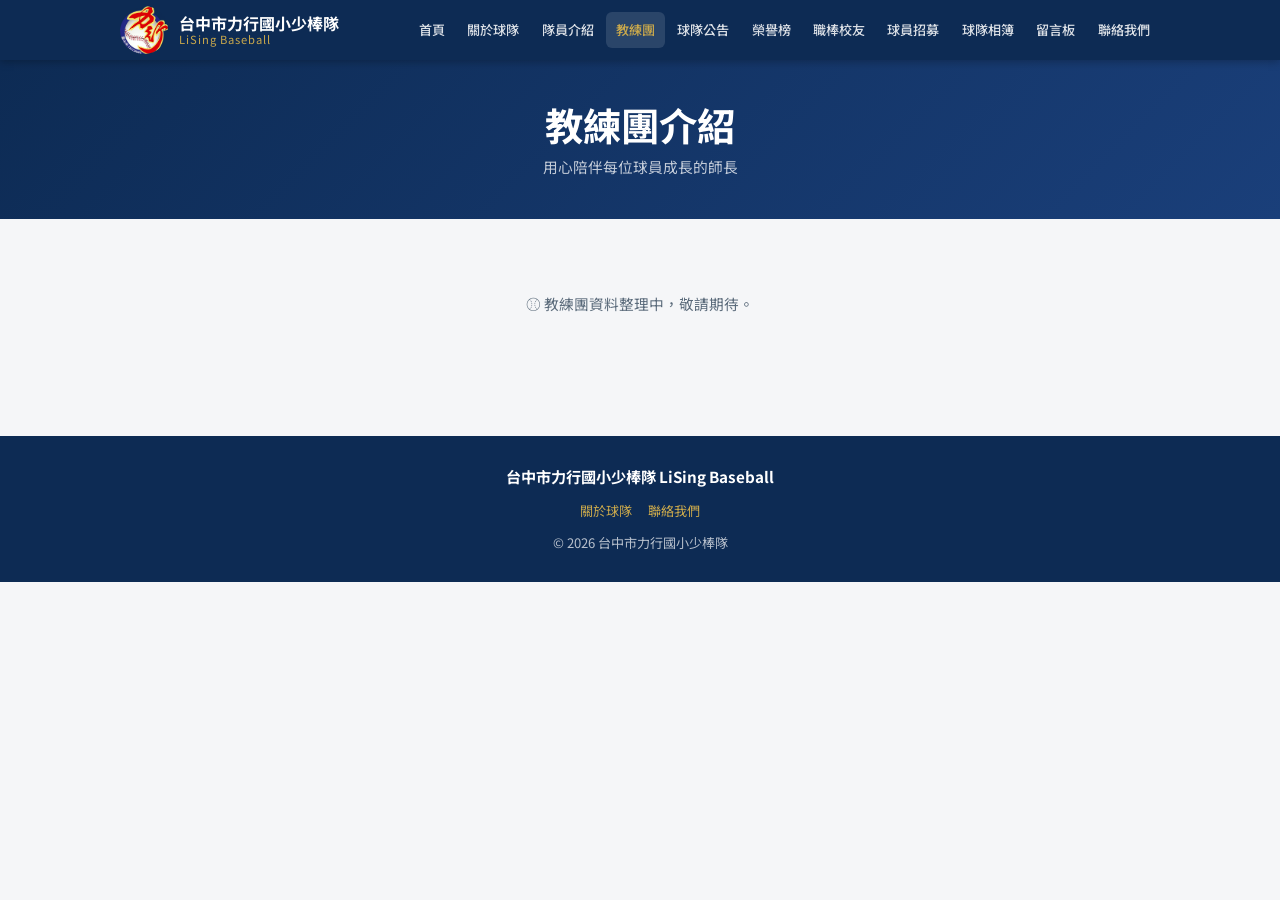
<file: coaches.html>
<!DOCTYPE html>
<html lang="zh-TW">
<head>
<meta charset="UTF-8">
<meta name="viewport" content="width=device-width, initial-scale=1.0">
<title>教練團 - 台中市力行國小少棒隊</title>
<link rel="stylesheet" href="css/style.css">
</head>
<body>
<header>
  <div class="header-inner">
    <a href="index.html" class="logo-wrap">
      <img src="assets/logo.png" alt="Logo">
      <div class="logo-text">台中市力行國小少棒隊<span>LiSing Baseball</span></div>
    </a>
    <nav>
      <a href="index.html">首頁</a><a href="about.html">關於球隊</a><a href="players.html">隊員介紹</a>
      <a href="coaches.html">教練團</a><a href="news.html">球隊公告</a>
      <a href="honors.html">榮譽榜</a><a href="alumni.html">職棒校友</a>
      <a href="recruit.html">球員招募</a><a href="albums.html">球隊相簿</a><a href="guestbook.html">留言板</a><a href="contact.html">聯絡我們</a>
    </nav>
    <button class="hamburger" id="hamburger"><span></span><span></span><span></span></button>
  </div>
  <nav class="mobile-nav" id="mobile-nav">
    <a href="index.html">首頁</a><a href="about.html">關於球隊</a><a href="players.html">隊員介紹</a>
    <a href="coaches.html">教練團</a><a href="news.html">球隊公告</a>
    <a href="honors.html">榮譽榜</a><a href="alumni.html">職棒校友</a>
    <a href="recruit.html">球員招募</a><a href="albums.html">球隊相簿</a><a href="guestbook.html">留言板</a><a href="contact.html">聯絡我們</a>
  </nav>
</header>

<div class="page-hero">
  <h1>教練團介紹</h1>
  <p>用心陪伴每位球員成長的師長</p>
</div>

<main>
  <div class="grid-2" id="coaches-list">
    <div class="loading-box" style="grid-column:1/-1;"><div class="spinner"></div>資料載入中…</div>
  </div>
</main>

<footer>
  <div class="footer-name">台中市力行國小少棒隊 LiSing Baseball</div>
  <div class="footer-links"><a href="about.html">關於球隊</a><a href="contact.html">聯絡我們</a></div>
  <div>© 2026 台中市力行國小少棒隊</div>
</footer>
<script src="js/config.js"></script>
<script src="js/sheets.js"></script>
<script src="js/main.js"></script>
<script>
(async () => {
  const el = document.getElementById('coaches-list');
  const data = await fetchSheet('coaches');
  if (data === null) { el.innerHTML = '<div class="empty-box" style="grid-column:1/-1;">⚾ 教練團資料整理中，敬請期待。</div>'; return; }
  if (!data.length) { el.innerHTML = '<div class="empty-box" style="grid-column:1/-1;">目前尚無教練資料。</div>'; return; }
  // 逐一建立 DOM，intro 用 textContent 避免 XSS，同時保留換行
  el.innerHTML = '';
  data.forEach(c => {
    const initials = avatarInitials(c.name);
    const card = document.createElement('div');
    card.className = 'card';

    const avatarDiv = document.createElement('div');
    avatarDiv.className = 'coach-avatar';
    if (c.photo_url) {
      const img = document.createElement('img');
      img.src = c.photo_url;
      img.alt = c.name || '';
      img.onerror = () => { avatarDiv.textContent = initials; };
      avatarDiv.appendChild(img);
    } else {
      avatarDiv.textContent = initials;
    }

    const infoDiv = document.createElement('div');
    infoDiv.className = 'coach-info';

    const nameEl = document.createElement('div');
    nameEl.className = 'coach-name';
    nameEl.textContent = c.name || '';

    const titleEl = document.createElement('div');
    titleEl.className = 'coach-title';
    titleEl.textContent = c.title || '';

    infoDiv.appendChild(nameEl);
    infoDiv.appendChild(titleEl);

    if (c.license) {
      const licEl = document.createElement('div');
      licEl.className = 'coach-license';
      licEl.textContent = '📋 ' + c.license;
      infoDiv.appendChild(licEl);
    }

    if (c.intro) {
      const introEl = document.createElement('div');
      introEl.className = 'coach-intro';
      introEl.textContent = c.intro; // textContent 保留換行並防止 XSS
      infoDiv.appendChild(introEl);
    }

    const coachCard = document.createElement('div');
    coachCard.className = 'coach-card';
    coachCard.appendChild(avatarDiv);
    coachCard.appendChild(infoDiv);

    card.appendChild(coachCard);
    el.appendChild(card);
  });
})();
</script>
</body>
</html>
</file>
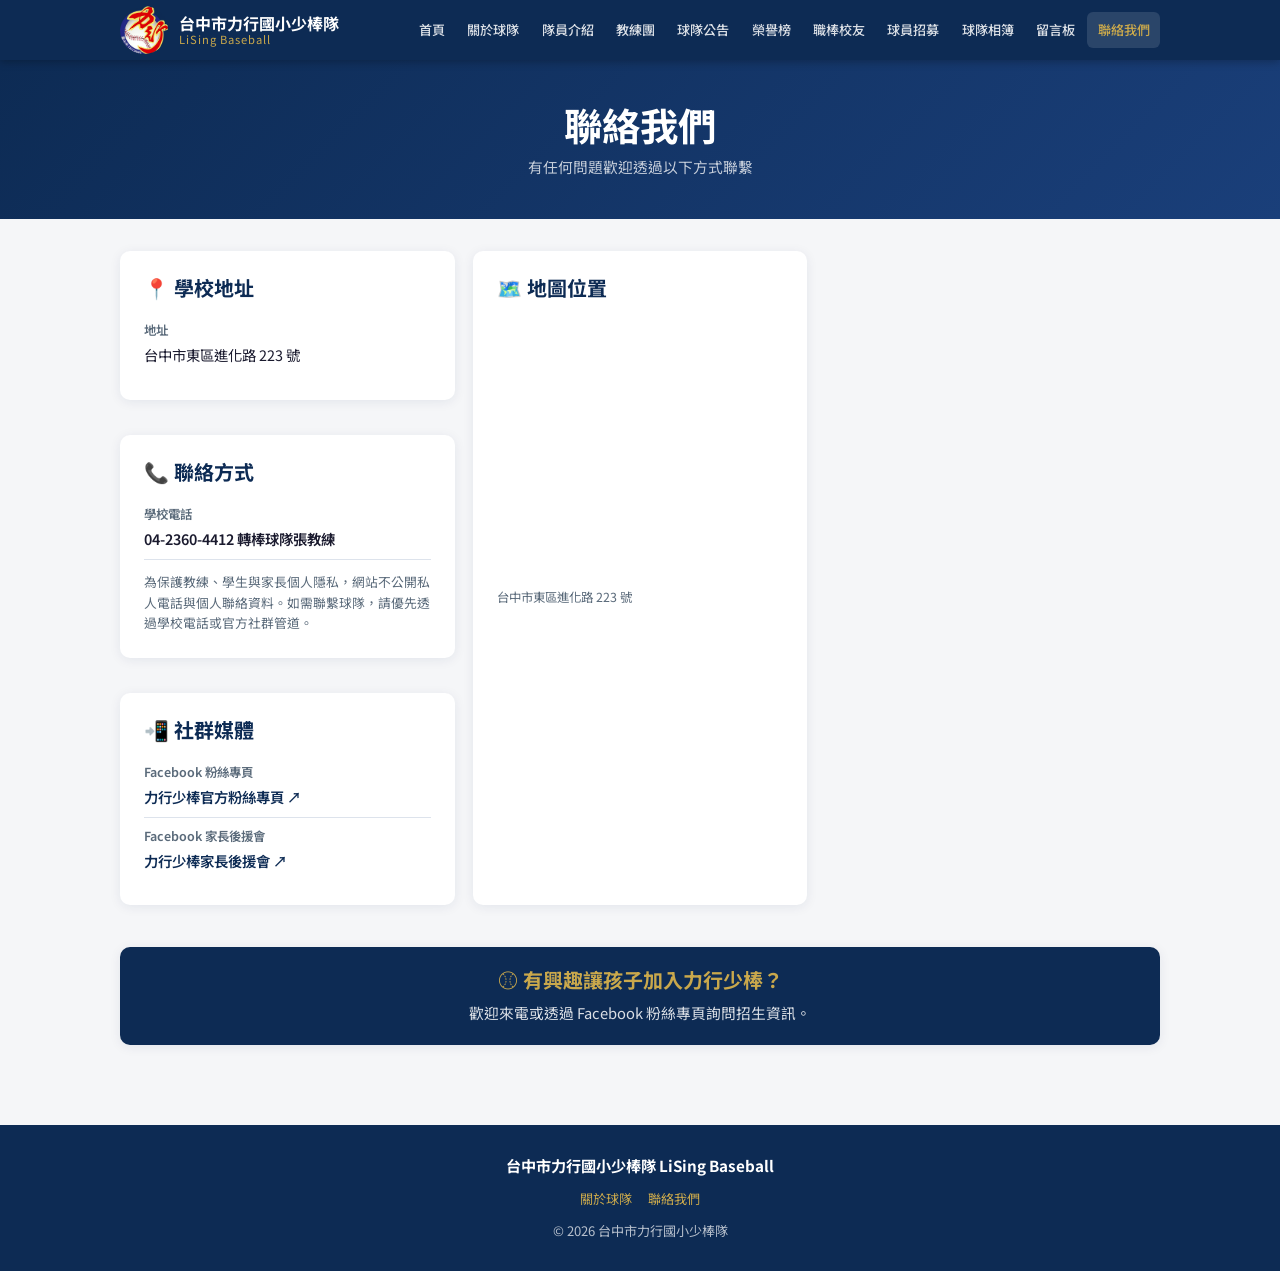
<file: contact.html>
<!DOCTYPE html>
<html lang="zh-TW">
<head>
<meta charset="UTF-8">
<meta name="viewport" content="width=device-width, initial-scale=1.0">
<title>聯絡我們 - 台中市力行國小少棒隊</title>
<link rel="stylesheet" href="css/style.css">
</head>
<body>
<header>
  <div class="header-inner">
    <a href="index.html" class="logo-wrap">
      <img src="assets/logo.png" alt="Logo">
      <div class="logo-text">台中市力行國小少棒隊<span>LiSing Baseball</span></div>
    </a>
    <nav>
      <a href="index.html">首頁</a><a href="about.html">關於球隊</a><a href="players.html">隊員介紹</a>
      <a href="coaches.html">教練團</a><a href="news.html">球隊公告</a>
      <a href="honors.html">榮譽榜</a><a href="alumni.html">職棒校友</a>
      <a href="recruit.html">球員招募</a><a href="albums.html">球隊相簿</a><a href="guestbook.html">留言板</a><a href="contact.html">聯絡我們</a>
    </nav>
    <button class="hamburger" id="hamburger"><span></span><span></span><span></span></button>
  </div>
  <nav class="mobile-nav" id="mobile-nav">
    <a href="index.html">首頁</a><a href="about.html">關於球隊</a><a href="players.html">隊員介紹</a>
    <a href="coaches.html">教練團</a><a href="news.html">球隊公告</a>
    <a href="honors.html">榮譽榜</a><a href="alumni.html">職棒校友</a>
    <a href="recruit.html">球員招募</a><a href="albums.html">球隊相簿</a><a href="guestbook.html">留言板</a><a href="contact.html">聯絡我們</a>
  </nav>
</header>

<div class="page-hero">
  <h1>聯絡我們</h1>
  <p>有任何問題歡迎透過以下方式聯繫</p>
</div>

<main>

  <div class="grid-2">

    <div style="display:flex;flex-direction:column;gap:1.1rem;">

      <!-- 地址 -->
      <div class="contact-block">
        <h3>📍 學校地址</h3>
        <div class="contact-row">
          <div class="contact-label">地址</div>
          <div class="contact-val">台中市東區進化路 223 號</div>
        </div>
      </div>

      <!-- 聯絡方式 -->
      <div class="contact-block">
        <h3>📞 聯絡方式</h3>
        <div class="contact-row">
          <div class="contact-label">學校電話</div>
          <div class="contact-val" style="font-weight:600;">04-2360-4412 轉棒球隊張教練</div>
        </div>
        <p style="font-size:0.8rem;color:var(--text-muted);margin-top:0.75rem;line-height:1.6;">
          為保護教練、學生與家長個人隱私，網站不公開私人電話與個人聯絡資料。如需聯繫球隊，請優先透過學校電話或官方社群管道。
        </p>
      </div>

      <!-- 社群媒體 -->
      <div class="contact-block">
        <h3>📲 社群媒體</h3>
        <div class="contact-row">
          <div class="contact-label">Facebook 粉絲專頁</div>
          <div class="contact-val">
            <a href="https://www.facebook.com/profile.php?id=100057147982674" target="_blank" rel="noopener" style="color:var(--navy);font-weight:600;">力行少棒官方粉絲專頁 ↗</a>
          </div>
        </div>
        <div class="contact-row">
          <div class="contact-label">Facebook 家長後援會</div>
          <div class="contact-val">
            <a href="https://www.facebook.com/profile.php?id=61560691028155" target="_blank" rel="noopener" style="color:var(--navy);font-weight:600;">力行少棒家長後援會 ↗</a>
          </div>
        </div>
      </div>

    </div>

    <!-- 地圖 -->
    <div class="contact-block" style="min-height:280px;">
      <h3>🗺️ 地圖位置</h3>
      <div style="margin-top:0.75rem;">
        <iframe
          src="https://www.google.com/maps/embed?pb=!1m18!1m12!1m3!1d3641.0!2d120.697!3d24.148!2m3!1f0!2f0!3f0!3m2!1i1024!2i768!4f13.1!3m3!1m2!1s0x34693d4e23f0e6b5%3A0x5a0b1234abcd!2z5Y-w5Lit5biC5p2-5Y2A5Yag5YaN5Zu-5bCP5a246Luo223號!5e0!3m2!1szh-TW!2stw!4v1680000000000"
          width="100%" height="260"
          style="border:0;border-radius:var(--radius-sm);"
          allowfullscreen loading="lazy"
          referrerpolicy="no-referrer-when-downgrade">
        </iframe>
        <p style="font-size:0.78rem;color:var(--text-muted);margin-top:0.5rem;">台中市東區進化路 223 號</p>
      </div>
    </div>

  </div>

  <!-- 加入球隊 -->
  <div class="card mt-3" style="background:var(--navy);color:white;text-align:center;">
    <h3 style="color:var(--gold);margin-bottom:0.5rem;">⚾ 有興趣讓孩子加入力行少棒？</h3>
    <p style="color:rgba(255,255,255,0.85);font-size:0.92rem;">歡迎來電或透過 Facebook 粉絲專頁詢問招生資訊。</p>
  </div>

</main>

<footer>
  <div class="footer-name">台中市力行國小少棒隊 LiSing Baseball</div>
  <div class="footer-links"><a href="about.html">關於球隊</a><a href="contact.html">聯絡我們</a></div>
  <div>© 2026 台中市力行國小少棒隊</div>
</footer>
<script src="js/config.js"></script>
<script src="js/main.js"></script>
</body>
</html>
</file>
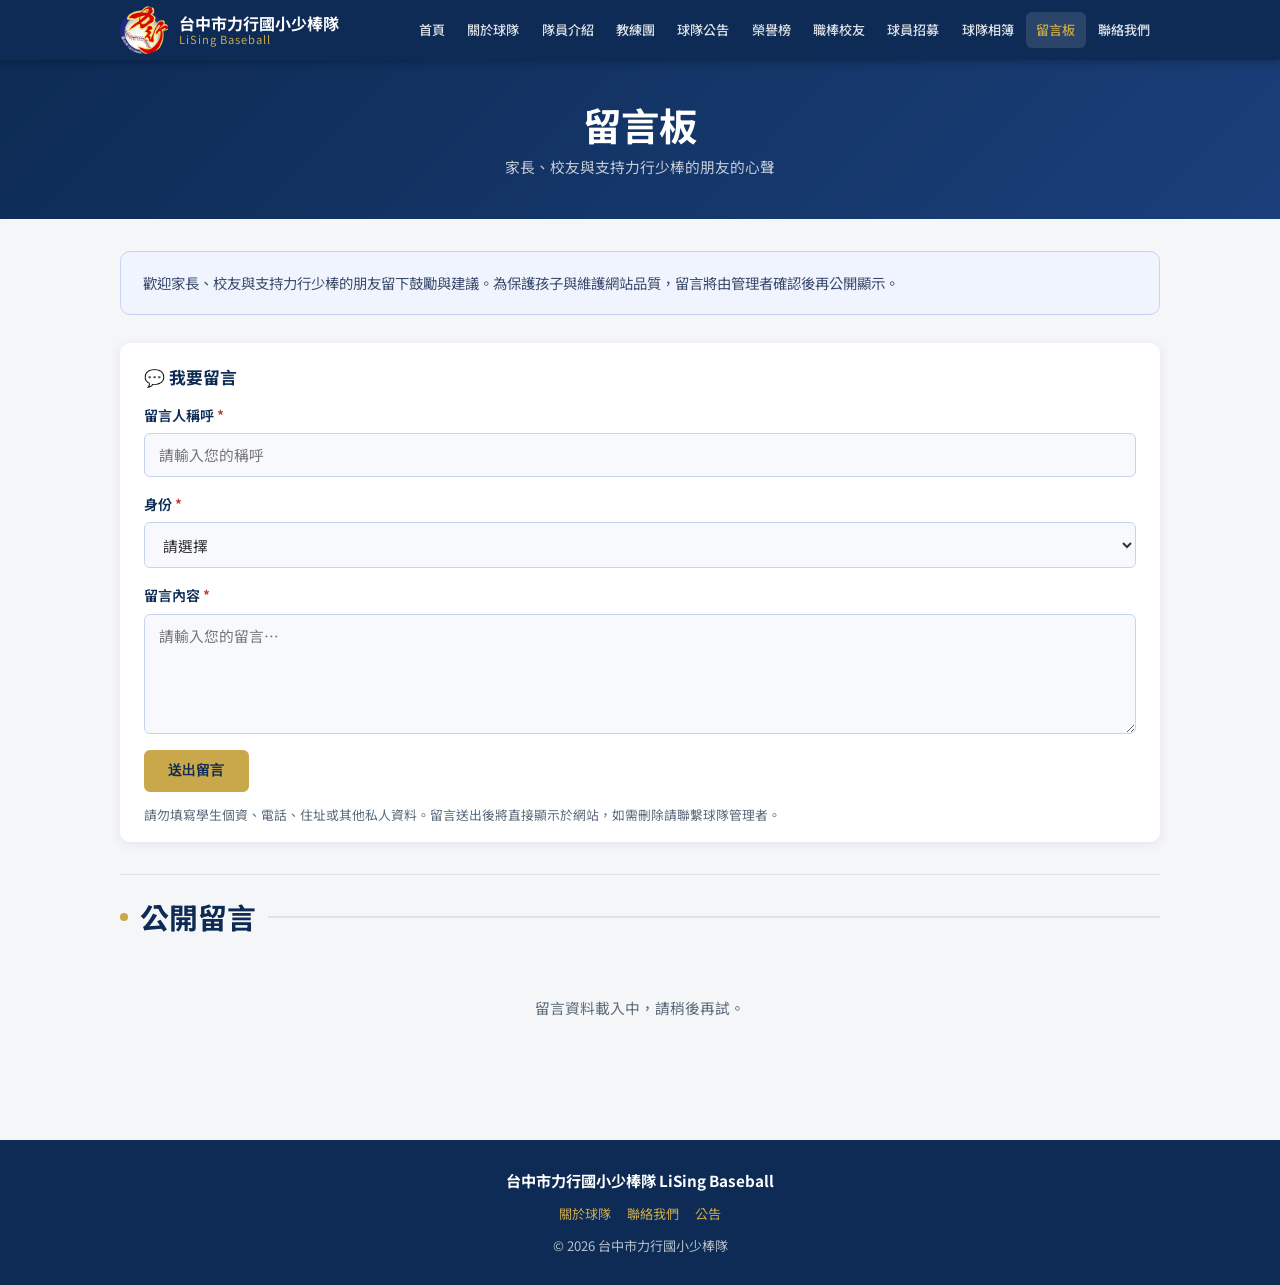
<file: guestbook.html>
<!DOCTYPE html>
<html lang="zh-TW">
<head>
<meta charset="UTF-8">
<meta name="viewport" content="width=device-width, initial-scale=1.0">
<title>留言板 - 台中市力行國小少棒隊</title>
<link rel="stylesheet" href="css/style.css">
<style>
.guestbook-intro {
  background: #f0f4ff;
  border: 1px solid #c7d4f0;
  border-radius: var(--radius);
  padding: 1.1rem 1.4rem;
  margin-bottom: 1.75rem;
  color: #3a4a6a;
  font-size: 0.9rem;
  line-height: 1.8;
}

.guestbook-form-section {
  background: #ffffff;
  border-radius: var(--radius);
  box-shadow: var(--shadow);
  padding: 1.5rem 1.5rem 1rem;
  margin-bottom: 2rem;
}
.guestbook-form-section h2 {
  font-size: 1.05rem;
  font-weight: 700;
  color: var(--navy);
  margin-bottom: 1rem;
}
.gb-form {
  display: flex;
  flex-direction: column;
  gap: 1rem;
}
.gb-field {
  display: flex;
  flex-direction: column;
  gap: 0.35rem;
}
.gb-field label {
  font-size: 0.88rem;
  font-weight: 600;
  color: var(--navy);
}
.gb-field input,
.gb-field select,
.gb-field textarea {
  width: 100%;
  padding: 0.65rem 0.85rem;
  border: 1px solid #c7d4f0;
  border-radius: var(--radius-sm);
  font-size: 0.92rem;
  color: #333;
  background: #f8f9fc;
  transition: border-color 0.2s;
  box-sizing: border-box;
  font-family: inherit;
}
.gb-field input:focus,
.gb-field select:focus,
.gb-field textarea:focus {
  outline: none;
  border-color: var(--navy);
  background: #fff;
}
.gb-field textarea {
  resize: vertical;
  min-height: 120px;
}
.gb-success-msg {
  display: none;
  font-size: 0.88rem;
  color: #2a6e3a;
  background: #eafbee;
  border: 1px solid #b2e0bc;
  border-radius: var(--radius-sm);
  padding: 0.6rem 1rem;
  line-height: 1.6;
}
.guestbook-form-note {
  font-size: 0.8rem;
  color: var(--text-muted);
  margin-top: 0.75rem;
  line-height: 1.7;
}

.guestbook-list {
  display: flex;
  flex-direction: column;
  gap: 1.25rem;
}

.gb-card {
  background: #ffffff;
  border-radius: var(--radius);
  box-shadow: var(--shadow);
  padding: 1.25rem 1.4rem;
  border-left: 4px solid transparent;
  transition: box-shadow var(--transition), transform var(--transition);
}
.gb-card:hover {
  box-shadow: var(--shadow-hover);
  transform: translateY(-2px);
}
.gb-card.pinned {
  border-left-color: var(--gold);
}

.gb-card-header {
  display: flex;
  align-items: center;
  gap: 0.6rem;
  flex-wrap: wrap;
  margin-bottom: 0.65rem;
}
.gb-number {
  font-family: 'Oswald', sans-serif;
  font-size: 0.82rem;
  font-weight: 700;
  color: var(--text-muted);
  background: #eef0f4;
  padding: 0.15rem 0.55rem;
  border-radius: 4px;
  letter-spacing: 0.04em;
}
.gb-date {
  font-size: 0.78rem;
  color: var(--text-muted);
}
.gb-sep {
  color: var(--border);
  font-size: 0.75rem;
}
.gb-role {
  font-size: 0.78rem;
  color: var(--text-muted);
}
.gb-name {
  font-weight: 700;
  font-size: 0.92rem;
  color: var(--navy);
}

.gb-message {
  font-size: 0.92rem;
  color: #333;
  line-height: 1.85;
  white-space: pre-wrap;
  margin-bottom: 0;
}

.gb-reply {
  background: #f8f9fc;
  border-radius: var(--radius-sm);
  padding: 0.85rem 1rem;
  margin-top: 1rem;
  border-left: 3px solid var(--navy);
}
.gb-reply-label {
  font-size: 0.75rem;
  font-weight: 700;
  color: var(--navy);
  margin-bottom: 0.4rem;
  letter-spacing: 0.04em;
  text-transform: uppercase;
}
.gb-reply-text {
  font-size: 0.88rem;
  color: #444;
  line-height: 1.8;
  white-space: pre-wrap;
}
</style>
</head>
<body>

<header>
  <div class="header-inner">
    <a href="index.html" class="logo-wrap">
      <img src="assets/logo.png" alt="力行少棒 Logo">
      <div class="logo-text">台中市力行國小少棒隊<span>LiSing Baseball</span></div>
    </a>
    <nav>
      <a href="index.html">首頁</a><a href="about.html">關於球隊</a><a href="players.html">隊員介紹</a>
      <a href="coaches.html">教練團</a><a href="news.html">球隊公告</a>
      <a href="honors.html">榮譽榜</a><a href="alumni.html">職棒校友</a>
      <a href="recruit.html">球員招募</a><a href="albums.html">球隊相簿</a>
      <a href="guestbook.html">留言板</a><a href="contact.html">聯絡我們</a>
    </nav>
    <button class="hamburger" id="hamburger" aria-label="選單">
      <span></span><span></span><span></span>
    </button>
  </div>
  <nav class="mobile-nav" id="mobile-nav">
    <a href="index.html">首頁</a><a href="about.html">關於球隊</a><a href="players.html">隊員介紹</a>
    <a href="coaches.html">教練團</a><a href="news.html">球隊公告</a>
    <a href="honors.html">榮譽榜</a><a href="alumni.html">職棒校友</a>
    <a href="recruit.html">球員招募</a><a href="albums.html">球隊相簿</a>
    <a href="guestbook.html">留言板</a><a href="contact.html">聯絡我們</a>
  </nav>
</header>

<div class="page-hero">
  <h1>留言板</h1>
  <p>家長、校友與支持力行少棒的朋友的心聲</p>
</div>

<main>
  <div class="guestbook-intro">
    歡迎家長、校友與支持力行少棒的朋友留下鼓勵與建議。為保護孩子與維護網站品質，留言將由管理者確認後再公開顯示。
  </div>

  <div class="guestbook-form-section">
    <h2>💬 我要留言</h2>
    <iframe name="gb-hidden-frame" style="display:none;"></iframe>
    <form id="gb-form" class="gb-form" method="POST"
          action="https://docs.google.com/forms/d/e/1FAIpQLSemw4eL_OI2SNC9xXypo8SzHCP09ZJ1SO4pbaoMb6rx_QU0Dw/formResponse"
          target="gb-hidden-frame">
      <div class="gb-field">
        <label for="gb-name">留言人稱呼 <span style="color:#c0392b;">*</span></label>
        <input type="text" id="gb-name" name="entry.721388024" placeholder="請輸入您的稱呼" required>
      </div>
      <div class="gb-field">
        <label for="gb-role">身份 <span style="color:#c0392b;">*</span></label>
        <select id="gb-role" name="entry.287911413" required>
          <option value="">請選擇</option>
          <option value="家長">家長</option>
          <option value="校友">校友</option>
          <option value="球迷">球迷</option>
          <option value="訪客">訪客</option>
          <option value="其他">其他</option>
        </select>
      </div>
      <div class="gb-field">
        <label for="gb-message">留言內容 <span style="color:#c0392b;">*</span></label>
        <textarea id="gb-message" name="entry.1170673298" placeholder="請輸入您的留言…" required></textarea>
      </div>
      <div>
        <button type="submit" class="btn btn-primary" id="gb-submit-btn">送出留言</button>
      </div>
      <div class="gb-success-msg" id="gb-success-msg">
        留言已送出，感謝您的留言。留言約 1～3 分鐘後會顯示在留言板上。
      </div>
    </form>
    <p class="guestbook-form-note">請勿填寫學生個資、電話、住址或其他私人資料。留言送出後將直接顯示於網站，如需刪除請聯繫球隊管理者。</p>
  </div>

  <hr class="divider">
  <div class="section-title mt-2">
    <div class="section-title-dot"></div>
    <h2>公開留言</h2>
    <div class="section-title-bar"></div>
  </div>

  <div id="guestbook-list">
    <div class="loading-box"><div class="spinner"></div>資料載入中…</div>
  </div>
</main>

<footer>
  <div class="footer-name">台中市力行國小少棒隊 LiSing Baseball</div>
  <div class="footer-links">
    <a href="about.html">關於球隊</a>
    <a href="contact.html">聯絡我們</a>
    <a href="news.html">公告</a>
  </div>
  <div>© 2026 台中市力行國小少棒隊</div>
</footer>

<script src="js/config.js"></script>
<script src="js/sheets.js"></script>
<script src="js/main.js"></script>
<script>
document.getElementById('gb-form').addEventListener('submit', function () {
  const btn = document.getElementById('gb-submit-btn');
  const successMsg = document.getElementById('gb-success-msg');
  const form = document.getElementById('gb-form');

  btn.disabled = true;
  btn.textContent = '送出成功';

  setTimeout(function () {
    form.reset();
    successMsg.style.display = 'block';
  }, 500);

  setTimeout(function () {
    btn.disabled = false;
    btn.textContent = '送出留言';
  }, 2500);
});
</script>
<script>
(async () => {
  const el = document.getElementById('guestbook-list');

  if (!SHEET_URLS.guestbook || SHEET_URLS.guestbook.trim() === '') {
    el.innerHTML = '<div class="empty-box">⚾ 留言板資料尚未設定。</div>';
    return;
  }

  const data = await fetchSheet('guestbook');

  if (data === null) {
    el.innerHTML = '<div class="empty-box">留言資料載入中，請稍後再試。</div>';
    return;
  }

  const approved = data.filter(r => (r.status || '').trim().toLowerCase() === 'approved');

  if (!approved.length) {
    el.innerHTML = '<div class="empty-box">目前尚無留言，歡迎留下您的鼓勵！</div>';
    return;
  }

  const sorted = approved.sort((a, b) => {
    const aPin = (a.pinned || '').trim().toLowerCase() === 'true';
    const bPin = (b.pinned || '').trim().toLowerCase() === 'true';
    if (aPin && !bPin) return -1;
    if (!aPin && bPin) return 1;
    const dateCmp = (b.date || '').localeCompare(a.date || '');
    if (dateCmp !== 0) return dateCmp;
    return (b.id || '').localeCompare(a.id || '');
  });

  el.innerHTML = '';
  const list = document.createElement('div');
  list.className = 'guestbook-list';

  sorted.forEach(r => {
    const isPinned = (r.pinned || '').trim().toLowerCase() === 'true';
    const card = document.createElement('div');
    card.className = 'gb-card' + (isPinned ? ' pinned' : '');

    const header = document.createElement('div');
    header.className = 'gb-card-header';

    if (isPinned) {
      const pin = document.createElement('span');
      pin.className = 'badge badge-pinned';
      pin.textContent = '置頂';
      header.appendChild(pin);
    }

    if (r.id) {
      const num = document.createElement('span');
      num.className = 'gb-number';
      num.textContent = '#' + r.id;
      header.appendChild(num);
    }

    if (r.date) {
      const dt = document.createElement('span');
      dt.className = 'gb-date';
      dt.textContent = formatDate(r.date);
      header.appendChild(dt);

      const sep = document.createElement('span');
      sep.className = 'gb-sep';
      sep.textContent = '｜';
      header.appendChild(sep);
    }

    if (r.role) {
      const role = document.createElement('span');
      role.className = 'gb-role';
      role.textContent = r.role;
      header.appendChild(role);

      const sep2 = document.createElement('span');
      sep2.className = 'gb-sep';
      sep2.textContent = '｜';
      header.appendChild(sep2);
    }

    if (r.name) {
      const name = document.createElement('span');
      name.className = 'gb-name';
      name.textContent = r.name;
      header.appendChild(name);
    }

    card.appendChild(header);

    const msg = document.createElement('div');
    msg.className = 'gb-message';
    msg.textContent = r.message || '';
    card.appendChild(msg);

    if (r.reply && r.reply.trim() !== '') {
      const replyBox = document.createElement('div');
      replyBox.className = 'gb-reply';

      const replyLabel = document.createElement('div');
      replyLabel.className = 'gb-reply-label';
      replyLabel.textContent = '球隊回覆';
      replyBox.appendChild(replyLabel);

      const replyText = document.createElement('div');
      replyText.className = 'gb-reply-text';
      replyText.textContent = r.reply;
      replyBox.appendChild(replyText);

      card.appendChild(replyBox);
    }

    list.appendChild(card);
  });

  el.appendChild(list);
})();
</script>
</body>
</html>
</file>
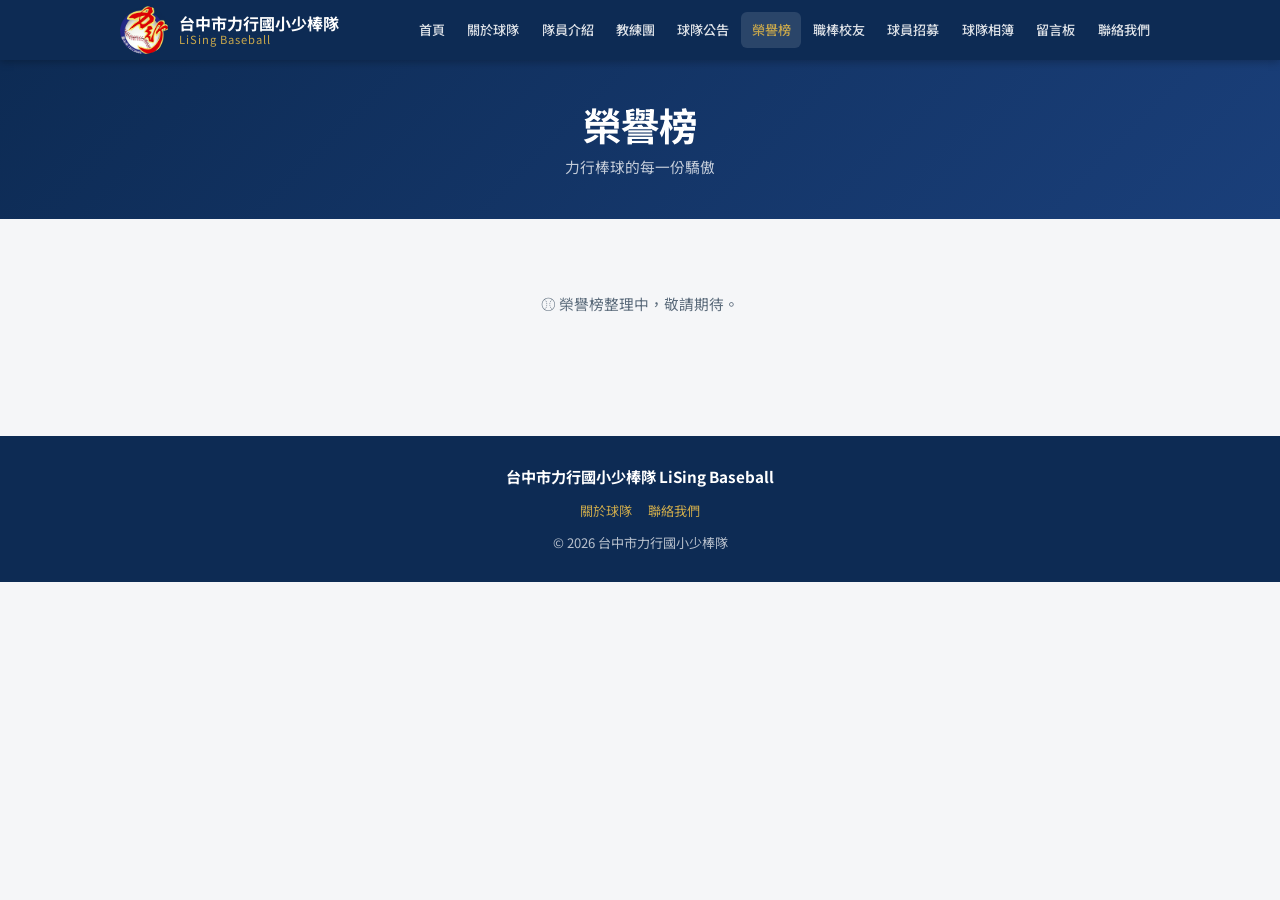
<file: honors.html>
<!DOCTYPE html>
<html lang="zh-TW">
<head>
<meta charset="UTF-8">
<meta name="viewport" content="width=device-width, initial-scale=1.0">
<title>榮譽榜 - 台中市力行國小少棒隊</title>
<link rel="stylesheet" href="css/style.css">
</head>
<body>
<header>
  <div class="header-inner">
    <a href="index.html" class="logo-wrap">
      <img src="assets/logo.png" alt="Logo">
      <div class="logo-text">台中市力行國小少棒隊<span>LiSing Baseball</span></div>
    </a>
    <nav>
      <a href="index.html">首頁</a><a href="about.html">關於球隊</a><a href="players.html">隊員介紹</a>
      <a href="coaches.html">教練團</a><a href="news.html">球隊公告</a>
      <a href="honors.html">榮譽榜</a><a href="alumni.html">職棒校友</a>
      <a href="recruit.html">球員招募</a><a href="albums.html">球隊相簿</a><a href="guestbook.html">留言板</a><a href="contact.html">聯絡我們</a>
    </nav>
    <button class="hamburger" id="hamburger"><span></span><span></span><span></span></button>
  </div>
  <nav class="mobile-nav" id="mobile-nav">
    <a href="index.html">首頁</a><a href="about.html">關於球隊</a><a href="players.html">隊員介紹</a>
    <a href="coaches.html">教練團</a><a href="news.html">球隊公告</a>
    <a href="honors.html">榮譽榜</a><a href="alumni.html">職棒校友</a>
    <a href="recruit.html">球員招募</a><a href="albums.html">球隊相簿</a><a href="guestbook.html">留言板</a><a href="contact.html">聯絡我們</a>
  </nav>
</header>

<div class="page-hero">
  <h1>榮譽榜</h1>
  <p>力行棒球的每一份驕傲</p>
</div>

<main>
  <div id="honors-list">
    <div class="loading-box"><div class="spinner"></div>資料載入中…</div>
  </div>
</main>

<footer>
  <div class="footer-name">台中市力行國小少棒隊 LiSing Baseball</div>
  <div class="footer-links"><a href="about.html">關於球隊</a><a href="contact.html">聯絡我們</a></div>
  <div>© 2026 台中市力行國小少棒隊</div>
</footer>
<script src="js/config.js"></script>
<script src="js/sheets.js"></script>
<script src="js/main.js"></script>
<script>
(async () => {
  const el = document.getElementById('honors-list');
  const data = await fetchSheet('honors');
  if (data === null) { showPending(el, '榮譽榜'); return; }
  if (!data.length) { showEmpty(el, '榮譽整理中，精彩成績陸續補上！'); return; }

  const groups = {};
  data.sort((a,b) => b.year.localeCompare(a.year)).forEach(h => {
    if (!groups[h.year]) groups[h.year] = [];
    groups[h.year].push(h);
  });

  el.innerHTML = Object.keys(groups).sort((a,b)=>b.localeCompare(a)).map(year => {
    const items = groups[year].map(h => `
      <div class="honor-item">
        <div style="display:flex;justify-content:space-between;align-items:flex-start;gap:0.5rem;flex-wrap:wrap;">
          <div class="honor-event">🏆 ${h.event || ''}</div>
          <div class="honor-result">${h.result || ''}</div>
        </div>
        ${h.note ? `<div class="honor-note">${h.note}</div>` : ''}
      </div>`).join('');
    return `<div class="honor-year-group card">
      <div class="honor-year-label">${year} 年度</div>
      ${items}
    </div>`;
  }).join('');
})();
</script>
</body>
</html>
</file>
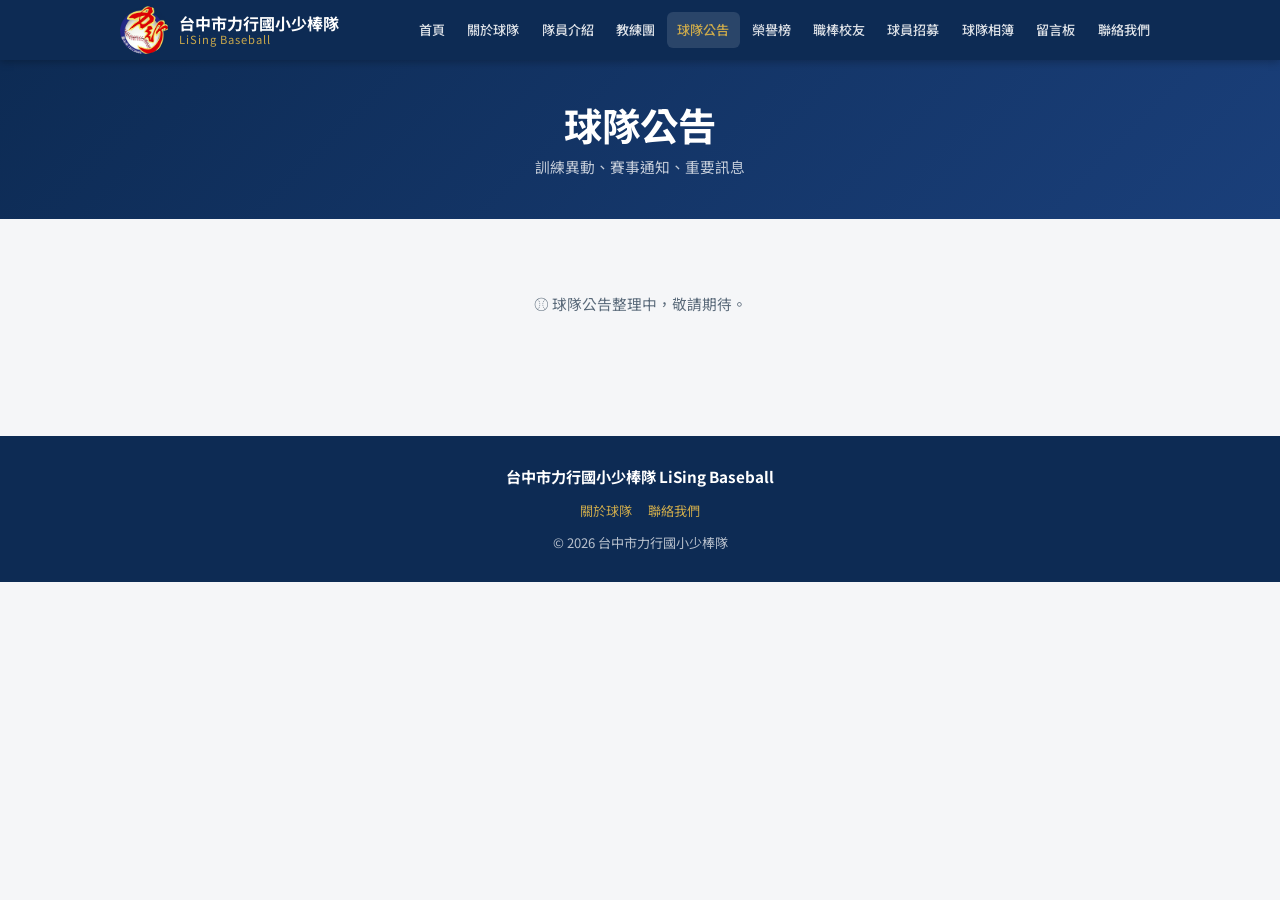
<file: news.html>
<!DOCTYPE html>
<html lang="zh-TW">
<head>
<meta charset="UTF-8">
<meta name="viewport" content="width=device-width, initial-scale=1.0">
<title>球隊公告 - 台中市力行國小少棒隊</title>
<link rel="stylesheet" href="css/style.css">
</head>
<body>
<header>
  <div class="header-inner">
    <a href="index.html" class="logo-wrap">
      <img src="assets/logo.png" alt="Logo">
      <div class="logo-text">台中市力行國小少棒隊<span>LiSing Baseball</span></div>
    </a>
    <nav>
      <a href="index.html">首頁</a><a href="about.html">關於球隊</a><a href="players.html">隊員介紹</a>
      <a href="coaches.html">教練團</a><a href="news.html">球隊公告</a>
      <a href="honors.html">榮譽榜</a><a href="alumni.html">職棒校友</a>
      <a href="recruit.html">球員招募</a><a href="albums.html">球隊相簿</a><a href="guestbook.html">留言板</a><a href="contact.html">聯絡我們</a>
    </nav>
    <button class="hamburger" id="hamburger"><span></span><span></span><span></span></button>
  </div>
  <nav class="mobile-nav" id="mobile-nav">
    <a href="index.html">首頁</a><a href="about.html">關於球隊</a><a href="players.html">隊員介紹</a>
    <a href="coaches.html">教練團</a><a href="news.html">球隊公告</a>
    <a href="honors.html">榮譽榜</a><a href="alumni.html">職棒校友</a>
    <a href="recruit.html">球員招募</a><a href="albums.html">球隊相簿</a><a href="guestbook.html">留言板</a><a href="contact.html">聯絡我們</a>
  </nav>
</header>

<div class="page-hero">
  <h1>球隊公告</h1>
  <p>訓練異動、賽事通知、重要訊息</p>
</div>

<main>
  <div id="news-list">
    <div class="loading-box"><div class="spinner"></div>資料載入中…</div>
  </div>
</main>

<footer>
  <div class="footer-name">台中市力行國小少棒隊 LiSing Baseball</div>
  <div class="footer-links"><a href="about.html">關於球隊</a><a href="contact.html">聯絡我們</a></div>
  <div>© 2026 台中市力行國小少棒隊</div>
</footer>
<script src="js/config.js"></script>
<script src="js/sheets.js"></script>
<script src="js/main.js"></script>
<script>
function extractYouTubeId(url) {
  const patterns = [
    /youtu\.be\/([^?&\s]+)/,
    /youtube\.com\/watch\?(?:.*&)?v=([^&\s]+)/
  ];
  for (const re of patterns) {
    const m = url.match(re);
    if (m) return m[1];
  }
  return null;
}

(async () => {
  const el = document.getElementById('news-list');
  const data = await fetchSheet('news');
  if (data === null) { showPending(el, '球隊公告'); return; }
  if (!data.length) { showEmpty(el, '目前尚無公告。'); return; }

  const sorted = data.sort((a,b) => {
    if (a.pinned === 'true' && b.pinned !== 'true') return -1;
    if (b.pinned === 'true' && a.pinned !== 'true') return 1;
    return b.date.localeCompare(a.date);
  });

  el.innerHTML = '';

  sorted.forEach(n => {
    const card = document.createElement('div');
    card.className = 'card news-card mb-2';

    // 標題列
    const header = document.createElement('div');
    header.className = 'news-card-header';

    if (n.pinned === 'true') {
      const pin = document.createElement('span');
      pin.className = 'badge badge-pinned';
      pin.textContent = '置頂';
      header.appendChild(pin);
    }
    if (n.category) {
      const cat = document.createElement('span');
      cat.className = 'badge badge-gray';
      cat.textContent = n.category;
      header.appendChild(cat);
    }
    const dateEl = document.createElement('span');
    dateEl.className = 'news-card-date';
    dateEl.textContent = formatDate(n.date);
    header.appendChild(dateEl);
    card.appendChild(header);

    // 標題
    const titleEl = document.createElement('div');
    titleEl.className = 'news-card-title';
    titleEl.textContent = n.title || '（未填標題）';
    card.appendChild(titleEl);

    // 內容
    if (n.content) {
      const contentEl = document.createElement('div');
      contentEl.className = 'news-card-content';
      contentEl.textContent = n.content;
      card.appendChild(contentEl);
    }

    // 圖片（image_urls 用 | 分隔）
    if (n.image_urls) {
      const urls = n.image_urls.split('|').map(u => u.trim()).filter(u => u);
      if (urls.length > 0) {
        const imgWrap = document.createElement('div');
        imgWrap.className = urls.length > 1 ? 'news-images multi' : 'news-images';
        urls.forEach(url => {
          const img = document.createElement('img');
          img.src = url;
          img.alt = n.title || '公告圖片';
          img.className = 'news-image';
          img.loading = 'lazy';
          img.onerror = () => { img.style.display = 'none'; };
          imgWrap.appendChild(img);
        });
        card.appendChild(imgWrap);
      }
    }

    // YouTube 影片（video_url）
    if (n.video_url) {
      const videoId = extractYouTubeId(n.video_url);
      if (videoId) {
        const videoWrap = document.createElement('div');
        videoWrap.className = 'news-video-wrap';
        const iframe = document.createElement('iframe');
        iframe.src = 'https://www.youtube.com/embed/' + videoId;
        iframe.title = n.title || 'YouTube 影片';
        iframe.allow = 'accelerometer; autoplay; clipboard-write; encrypted-media; gyroscope; picture-in-picture; web-share';
        iframe.allowFullscreen = true;
        videoWrap.appendChild(iframe);
        card.appendChild(videoWrap);
      }
    }

    el.appendChild(card);
  });
})();
</script>
</body>
</html>
</file>
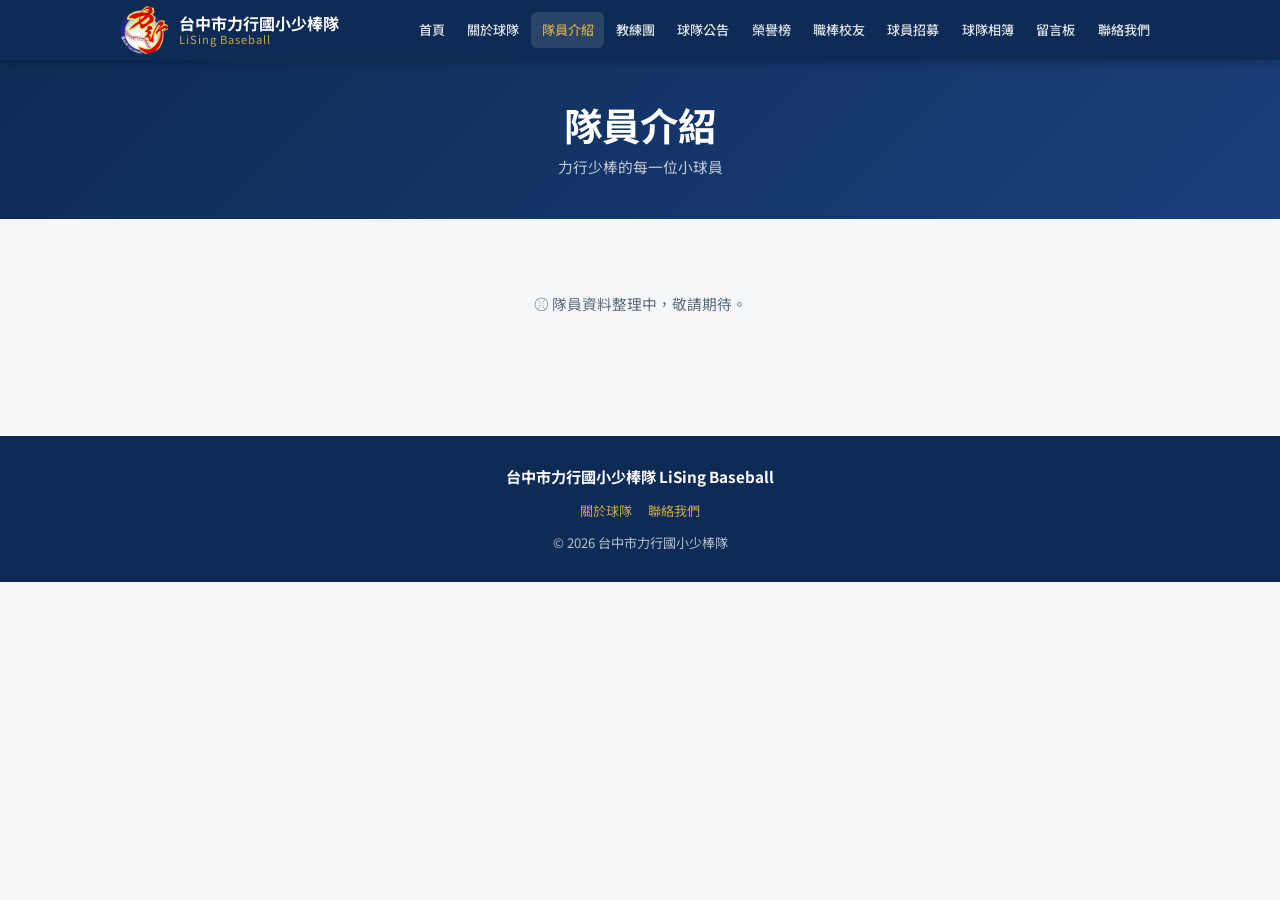
<file: players.html>
<!DOCTYPE html>
<html lang="zh-TW">
<head>
<meta charset="UTF-8">
<meta name="viewport" content="width=device-width, initial-scale=1.0">
<title>隊員介紹 - 台中市力行國小少棒隊</title>
<link rel="stylesheet" href="css/style.css">
</head>
<body>
<header>
  <div class="header-inner">
    <a href="index.html" class="logo-wrap">
      <img src="assets/logo.png" alt="Logo">
      <div class="logo-text">台中市力行國小少棒隊<span>LiSing Baseball</span></div>
    </a>
    <nav>
      <a href="index.html">首頁</a><a href="about.html">關於球隊</a><a href="players.html">隊員介紹</a>
      <a href="coaches.html">教練團</a><a href="news.html">球隊公告</a>
      <a href="honors.html">榮譽榜</a><a href="alumni.html">職棒校友</a>
      <a href="recruit.html">球員招募</a><a href="albums.html">球隊相簿</a><a href="guestbook.html">留言板</a><a href="contact.html">聯絡我們</a>
    </nav>
    <button class="hamburger" id="hamburger"><span></span><span></span><span></span></button>
  </div>
  <nav class="mobile-nav" id="mobile-nav">
    <a href="index.html">首頁</a><a href="about.html">關於球隊</a><a href="players.html">隊員介紹</a>
    <a href="coaches.html">教練團</a><a href="news.html">球隊公告</a>
    <a href="honors.html">榮譽榜</a><a href="alumni.html">職棒校友</a>
    <a href="recruit.html">球員招募</a><a href="albums.html">球隊相簿</a><a href="guestbook.html">留言板</a><a href="contact.html">聯絡我們</a>
  </nav>
</header>

<div class="page-hero">
  <h1>隊員介紹</h1>
  <p>力行少棒的每一位小球員</p>
</div>

<main>
  <div id="players-list" style="display:grid;grid-template-columns:repeat(2,1fr);gap:1rem;">
    <div class="loading-box" style="grid-column:1/-1;"><div class="spinner"></div>資料載入中…</div>
  </div>
</main>

<footer>
  <div class="footer-name">台中市力行國小少棒隊 LiSing Baseball</div>
  <div class="footer-links"><a href="about.html">關於球隊</a><a href="contact.html">聯絡我們</a></div>
  <div>© 2026 台中市力行國小少棒隊</div>
</footer>
<script src="js/config.js"></script>
<script src="js/sheets.js"></script>
<script src="js/main.js"></script>
<style>
  #players-list { display: grid; grid-template-columns: repeat(2, 1fr); gap: 1rem; }
  @media (min-width: 600px)  { #players-list { grid-template-columns: repeat(4, 1fr); } }
  @media (min-width: 900px)  { #players-list { grid-template-columns: repeat(5, 1fr); } }
  .p-card { background: #fff; border-radius: 10px; box-shadow: 0 2px 8px rgba(13,43,84,0.07); text-align: center; padding: 1rem 0.75rem; }
  .p-photo { width: 100%; height: auto; object-fit: unset; border-radius: 8px; display: block; background: #eef2f8; }
  .p-name  { margin-top: 0.6rem; font-weight: 700; color: #0d2b54; font-size: 0.95rem; }
</style>
<script>
(async () => {
  const el = document.getElementById('players-list');
  const data = await fetchSheet('players');
  if (data === null) { el.innerHTML = '<div class="empty-box" style="grid-column:1/-1;">⚾ 隊員資料整理中，敬請期待。</div>'; return; }
  if (!data.length) { el.innerHTML = '<div class="empty-box" style="grid-column:1/-1;">目前尚無隊員資料。</div>'; return; }
  el.innerHTML = data.map(p => {
    const src = p.photo_url ? p.photo_url : 'assets/player-placeholder.svg';
    const alt = p.name || '隊員';
    return `<div class="p-card">
      <img class="p-photo" src="${src}" alt="${alt}" onerror="this.src='assets/player-placeholder.svg'">
      <div class="p-name">${p.name || ''}</div>
    </div>`;
  }).join('');
})();
</script>
</body>
</html>
</file>
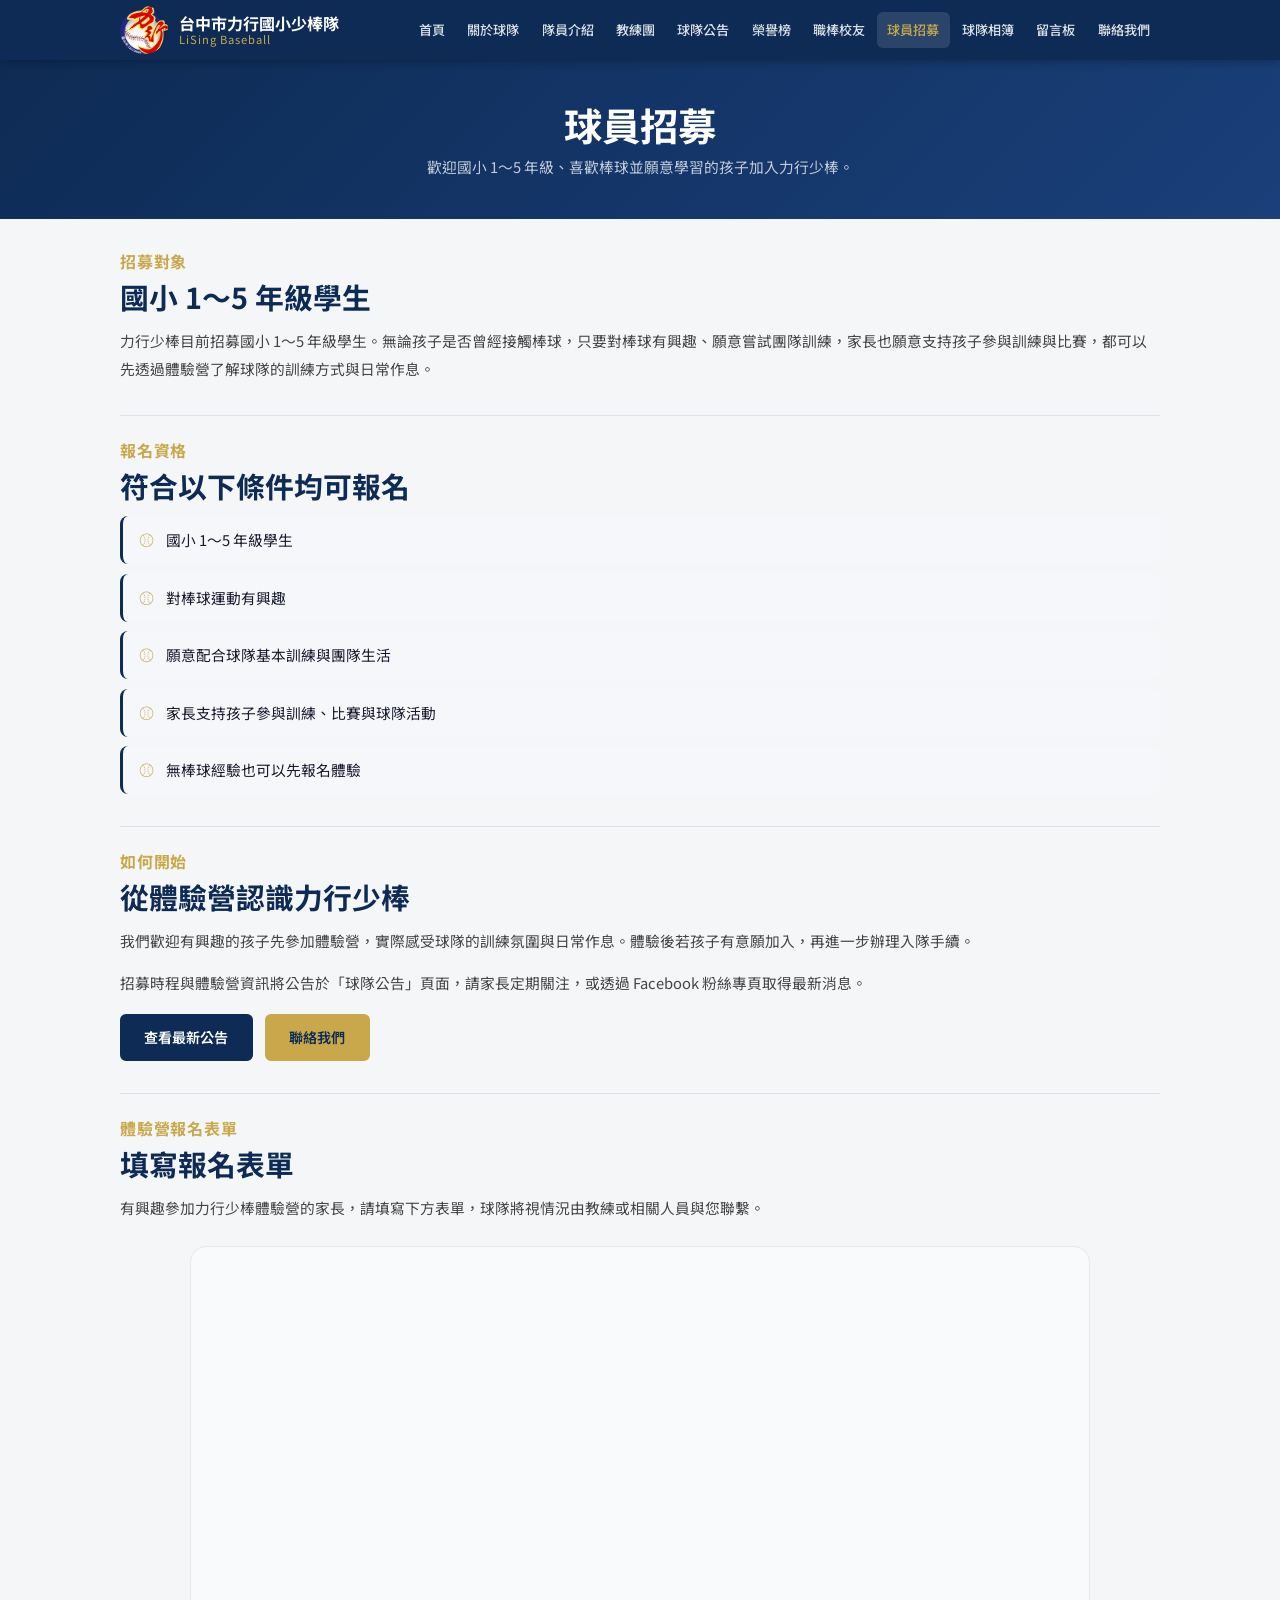
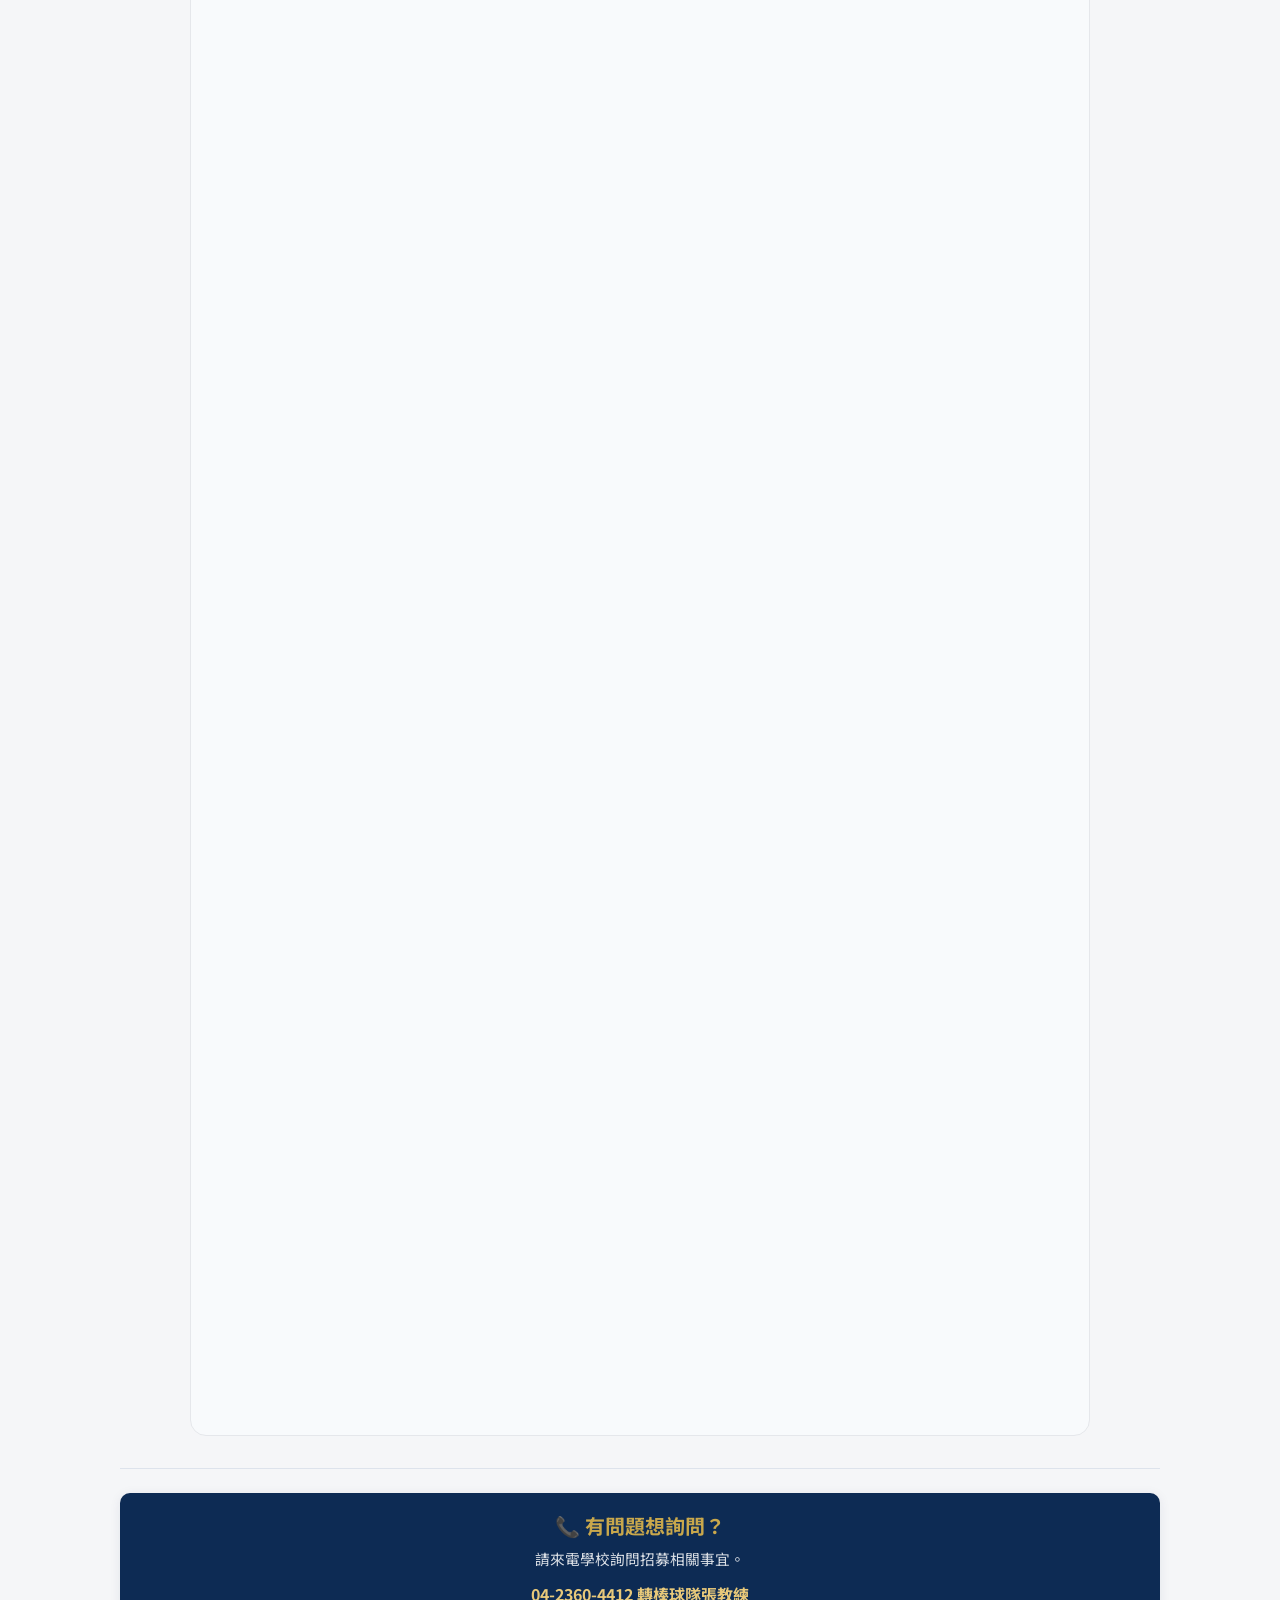
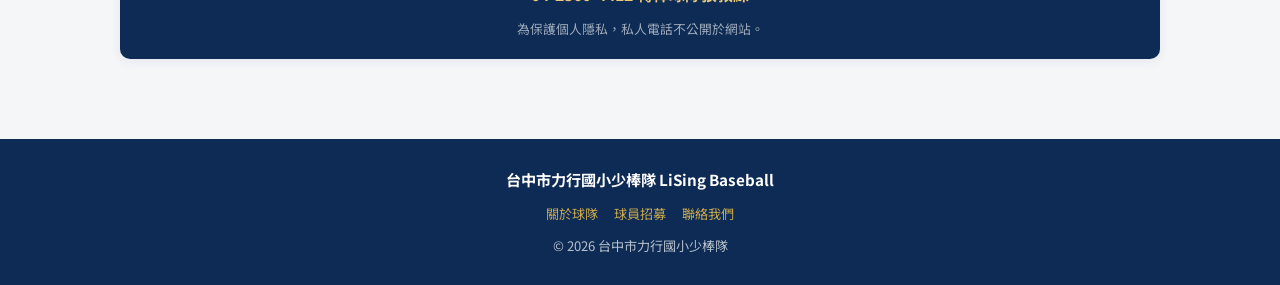
<file: recruit.html>
<!DOCTYPE html>
<html lang="zh-TW">
<head>
<meta charset="UTF-8">
<meta name="viewport" content="width=device-width, initial-scale=1.0">
<title>球員招募 - 台中市力行國小少棒隊</title>
<meta name="description" content="力行少棒招募國小1～5年級學生，歡迎有興趣的孩子加入我們。">
<link rel="stylesheet" href="css/style.css">
</head>
<body>
<header>
  <div class="header-inner">
    <a href="index.html" class="logo-wrap">
      <img src="assets/logo.png" alt="Logo">
      <div class="logo-text">台中市力行國小少棒隊<span>LiSing Baseball</span></div>
    </a>
    <nav>
      <a href="index.html">首頁</a><a href="about.html">關於球隊</a><a href="players.html">隊員介紹</a>
      <a href="coaches.html">教練團</a><a href="news.html">球隊公告</a>
      <a href="honors.html">榮譽榜</a><a href="alumni.html">職棒校友</a>
      <a href="recruit.html">球員招募</a><a href="albums.html">球隊相簿</a><a href="guestbook.html">留言板</a><a href="contact.html">聯絡我們</a>
    </nav>
    <button class="hamburger" id="hamburger"><span></span><span></span><span></span></button>
  </div>
  <nav class="mobile-nav" id="mobile-nav">
    <a href="index.html">首頁</a><a href="about.html">關於球隊</a><a href="players.html">隊員介紹</a>
    <a href="coaches.html">教練團</a><a href="news.html">球隊公告</a>
    <a href="honors.html">榮譽榜</a><a href="alumni.html">職棒校友</a>
    <a href="recruit.html">球員招募</a><a href="albums.html">球隊相簿</a><a href="guestbook.html">留言板</a><a href="contact.html">聯絡我們</a>
  </nav>
</header>

<div class="page-hero">
  <h1>球員招募</h1>
  <p>歡迎國小 1～5 年級、喜歡棒球並願意學習的孩子加入力行少棒。</p>
</div>

<main>

  <!-- 招募對象 -->
  <div class="about-section">
    <h3>招募對象</h3>
    <h2>國小 1～5 年級學生</h2>
    <p>力行少棒目前招募國小 1～5 年級學生。無論孩子是否曾經接觸棒球，只要對棒球有興趣、願意嘗試團隊訓練，家長也願意支持孩子參與訓練與比賽，都可以先透過體驗營了解球隊的訓練方式與日常作息。</p>
  </div>

  <hr class="divider">

  <!-- 報名資格 -->
  <div class="about-section">
    <h3>報名資格</h3>
    <h2>符合以下條件均可報名</h2>
    <div style="display:flex;flex-direction:column;gap:0.6rem;margin-top:0.75rem;">
      <div style="display:flex;align-items:flex-start;gap:0.75rem;padding:0.7rem 1rem;background:#f5f7fb;border-radius:8px;border-left:3px solid var(--navy);">
        <span style="color:var(--gold);font-weight:700;flex-shrink:0;">⚾</span>
        <span style="font-size:0.92rem;">國小 1～5 年級學生</span>
      </div>
      <div style="display:flex;align-items:flex-start;gap:0.75rem;padding:0.7rem 1rem;background:#f5f7fb;border-radius:8px;border-left:3px solid var(--navy);">
        <span style="color:var(--gold);font-weight:700;flex-shrink:0;">⚾</span>
        <span style="font-size:0.92rem;">對棒球運動有興趣</span>
      </div>
      <div style="display:flex;align-items:flex-start;gap:0.75rem;padding:0.7rem 1rem;background:#f5f7fb;border-radius:8px;border-left:3px solid var(--navy);">
        <span style="color:var(--gold);font-weight:700;flex-shrink:0;">⚾</span>
        <span style="font-size:0.92rem;">願意配合球隊基本訓練與團隊生活</span>
      </div>
      <div style="display:flex;align-items:flex-start;gap:0.75rem;padding:0.7rem 1rem;background:#f5f7fb;border-radius:8px;border-left:3px solid var(--navy);">
        <span style="color:var(--gold);font-weight:700;flex-shrink:0;">⚾</span>
        <span style="font-size:0.92rem;">家長支持孩子參與訓練、比賽與球隊活動</span>
      </div>
      <div style="display:flex;align-items:flex-start;gap:0.75rem;padding:0.7rem 1rem;background:#f5f7fb;border-radius:8px;border-left:3px solid var(--navy);">
        <span style="color:var(--gold);font-weight:700;flex-shrink:0;">⚾</span>
        <span style="font-size:0.92rem;">無棒球經驗也可以先報名體驗</span>
      </div>
    </div>
  </div>

  <hr class="divider">

  <!-- 體驗營說明 -->
  <div class="about-section">
    <h3>如何開始</h3>
    <h2>從體驗營認識力行少棒</h2>
    <p>我們歡迎有興趣的孩子先參加體驗營，實際感受球隊的訓練氛圍與日常作息。體驗後若孩子有意願加入，再進一步辦理入隊手續。</p>
    <p style="margin-top:0.85rem;">招募時程與體驗營資訊將公告於「球隊公告」頁面，請家長定期關注，或透過 Facebook 粉絲專頁取得最新消息。</p>
    <div style="display:flex;flex-wrap:wrap;gap:0.75rem;margin-top:1.1rem;">
      <a href="news.html" class="btn btn-navy">查看最新公告</a>
      <a href="contact.html" class="btn btn-primary">聯絡我們</a>
    </div>
  </div>

  <hr class="divider">

  <!-- 體驗營報名表單 -->
  <div class="about-section">
    <h3>體驗營報名表單</h3>
    <h2>填寫報名表單</h2>
    <p>有興趣參加力行少棒體驗營的家長，請填寫下方表單，球隊將視情況由教練或相關人員與您聯繫。</p>
    <div class="form-embed">
      <iframe
        src="https://docs.google.com/forms/d/e/1FAIpQLSfuCimuhxwefWoyUtoNiBydMdC-7PgDrvAbI7wGLd-SJRJx7A/viewform?embedded=true"
        style="width:100%;min-height:1788px;border:0;display:block;"
        frameborder="0"
        marginheight="0"
        marginwidth="0"
        title="力行少棒體驗營報名表"
        loading="lazy">
        載入中…
      </iframe>
    </div>
  </div>

  <hr class="divider">

  <!-- 聯絡 -->
  <div class="card" style="background:var(--navy);color:white;text-align:center;">
    <h3 style="color:var(--gold);margin-bottom:0.5rem;">📞 有問題想詢問？</h3>
    <p style="color:rgba(255,255,255,0.85);font-size:0.92rem;">請來電學校詢問招募相關事宜。</p>
    <p style="color:var(--gold-light);font-weight:700;font-size:1rem;margin:0.6rem 0;">04-2360-4412 轉棒球隊張教練</p>
    <p style="color:rgba(255,255,255,0.6);font-size:0.8rem;">為保護個人隱私，私人電話不公開於網站。</p>
  </div>

</main>

<footer>
  <div class="footer-name">台中市力行國小少棒隊 LiSing Baseball</div>
  <div class="footer-links">
    <a href="about.html">關於球隊</a>
    <a href="recruit.html">球員招募</a>
    <a href="contact.html">聯絡我們</a>
  </div>
  <div>© 2026 台中市力行國小少棒隊</div>
</footer>
<script src="js/config.js"></script>
<script src="js/main.js"></script>
</body>
</html>
</file>
<file: css/style.css>
/* =============================================
   台中市力行國小少棒隊 - LiSing Baseball
   Style: Clean, Official, Mobile-First
   ============================================= */

@import url('https://fonts.googleapis.com/css2?family=Noto+Sans+TC:wght@400;500;700;900&family=Oswald:wght@400;600;700&display=swap');

:root {
  --navy: #0d2b54;
  --navy-light: #1a3f7a;
  --gold: #c9a84c;
  --gold-light: #e8c97a;
  --red: #c0392b;
  --white: #ffffff;
  --bg: #f5f6f8;
  --bg-card: #ffffff;
  --text: #1a1a2e;
  --text-muted: #5a6a7a;
  --border: #dde3ec;
  --shadow: 0 2px 12px rgba(13,43,84,0.08);
  --shadow-hover: 0 6px 24px rgba(13,43,84,0.15);
  --radius: 10px;
  --radius-sm: 6px;
  --transition: 0.22s ease;
}

*, *::before, *::after { box-sizing: border-box; margin: 0; padding: 0; }

html { scroll-behavior: smooth; }

body {
  font-family: 'Noto Sans TC', sans-serif;
  background: var(--bg);
  color: var(--text);
  line-height: 1.7;
  font-size: 15px;
}

/* ---- TYPOGRAPHY ---- */
h1, h2, h3 { line-height: 1.25; font-weight: 700; }
h1 { font-size: clamp(1.6rem, 4vw, 2.4rem); }
h2 { font-size: clamp(1.3rem, 3vw, 1.8rem); }
h3 { font-size: clamp(1.05rem, 2vw, 1.25rem); }
a { color: var(--navy); text-decoration: none; transition: color var(--transition); }
a:hover { color: var(--gold); }

/* ---- HEADER / NAV ---- */
header {
  background: var(--navy);
  position: sticky; top: 0; z-index: 100;
  box-shadow: 0 2px 8px rgba(0,0,0,0.25);
}

.header-inner {
  max-width: 1080px; margin: 0 auto;
  display: flex; align-items: center; justify-content: space-between;
  padding: 0 1.25rem; height: 60px;
}

.logo-wrap { display: flex; align-items: center; gap: 0.7rem; }
.logo-wrap img { width: 48px; height: 48px; border-radius: 50%; object-fit: cover; }
.logo-text { color: var(--white); font-weight: 700; font-size: 1rem; line-height: 1.2; }
.logo-text span { display: block; color: var(--gold); font-size: 0.7rem; font-weight: 400; letter-spacing: 0.08em; }

nav { display: flex; align-items: center; gap: 0.1rem; }
nav a {
  color: rgba(255,255,255,0.85);
  padding: 0.4rem 0.65rem;
  border-radius: var(--radius-sm);
  font-size: 0.82rem; font-weight: 500;
  transition: all var(--transition);
  white-space: nowrap;
}
nav a:hover, nav a.active {
  color: var(--white);
  background: rgba(255,255,255,0.12);
}
nav a.active { color: var(--gold); }

.hamburger {
  display: none; flex-direction: column; gap: 5px;
  background: none; border: none; cursor: pointer; padding: 4px;
}
.hamburger span { display: block; width: 24px; height: 2px; background: white; border-radius: 2px; transition: var(--transition); }

.mobile-nav {
  display: none; flex-direction: column;
  background: var(--navy-light);
  padding: 0.5rem 1rem 1rem;
}
.mobile-nav.open { display: flex; }
.mobile-nav a {
  color: rgba(255,255,255,0.9);
  padding: 0.65rem 0.5rem;
  border-bottom: 1px solid rgba(255,255,255,0.07);
  font-size: 0.92rem;
}
.mobile-nav a:last-child { border-bottom: none; }
.mobile-nav a:hover { color: var(--gold); }

/* ---- PAGE HERO ---- */
.page-hero {
  background: linear-gradient(135deg, var(--navy) 0%, var(--navy-light) 100%);
  color: white; padding: 2.5rem 1.25rem;
  text-align: center;
}
.page-hero h1 { margin-bottom: 0.4rem; }
.page-hero p { color: rgba(255,255,255,0.75); font-size: 0.92rem; }

/* ---- HERO (index) ---- */
.hero {
  background: linear-gradient(rgba(10,35,75,0.75), rgba(10,35,75,0.75)), url('../assets/home-bg.jpg') center/cover no-repeat;
  color: white;
  padding: 3.5rem 1.25rem 3rem;
  text-align: center;
  position: relative; overflow: hidden;
}
.hero::before {
  content: '⚾';
  position: absolute; font-size: 18rem; opacity: 0.03;
  right: -2rem; bottom: -3rem; line-height: 1;
  pointer-events: none;
}
.hero h1 { font-size: clamp(1.6rem, 5vw, 2.8rem); margin-bottom: 0.75rem; letter-spacing: -0.01em; }
.hero .tagline { font-size: clamp(0.95rem, 2.5vw, 1.15rem); color: var(--gold-light); margin-bottom: 1rem; font-weight: 500; }
.hero .sub { color: rgba(255,255,255,0.7); font-size: 0.9rem; max-width: 560px; margin: 0 auto 2rem; line-height: 1.8; }

.hero-btns { display: flex; flex-wrap: wrap; gap: 0.75rem; justify-content: center; }

/* ---- BUTTONS ---- */
.btn {
  display: inline-block;
  padding: 0.6rem 1.4rem;
  border-radius: var(--radius-sm);
  font-size: 0.88rem; font-weight: 600;
  transition: all var(--transition);
  cursor: pointer; border: 2px solid transparent;
}
.btn-primary { background: var(--gold); color: var(--navy); border-color: var(--gold); }
.btn-primary:hover { background: var(--gold-light); color: var(--navy); border-color: var(--gold-light); transform: translateY(-1px); }
.btn-outline { background: transparent; color: white; border-color: rgba(255,255,255,0.5); }
.btn-outline:hover { background: rgba(255,255,255,0.1); border-color: white; }
.btn-navy { background: var(--navy); color: white; border-color: var(--navy); }
.btn-navy:hover { background: var(--navy-light); border-color: var(--navy-light); transform: translateY(-1px); }

/* ---- MAIN LAYOUT ---- */
main { max-width: 1080px; margin: 0 auto; padding: 2rem 1.25rem 3rem; }

/* ---- SECTION TITLE ---- */
.section-title {
  display: flex; align-items: center; gap: 0.75rem;
  margin-bottom: 1.25rem;
}
.section-title h2 { color: var(--navy); }
.section-title-bar { flex: 1; height: 2px; background: var(--border); }
.section-title-dot { width: 8px; height: 8px; border-radius: 50%; background: var(--gold); flex-shrink: 0; }

/* ---- CARDS ---- */
.card {
  background: var(--bg-card);
  border-radius: var(--radius);
  box-shadow: var(--shadow);
  padding: 1.25rem;
  transition: box-shadow var(--transition), transform var(--transition);
}
.card:hover { box-shadow: var(--shadow-hover); transform: translateY(-2px); }

/* ---- GRID ---- */
.grid-2 { display: grid; grid-template-columns: repeat(auto-fill, minmax(280px, 1fr)); gap: 1.1rem; }
.grid-3 { display: grid; grid-template-columns: repeat(auto-fill, minmax(220px, 1fr)); gap: 1.1rem; }
.grid-4 { display: grid; grid-template-columns: repeat(auto-fill, minmax(180px, 1fr)); gap: 1rem; }

/* ---- BADGE ---- */
.badge {
  display: inline-block; padding: 0.2rem 0.6rem;
  border-radius: 20px; font-size: 0.72rem; font-weight: 600; letter-spacing: 0.04em;
}
.badge-navy { background: var(--navy); color: white; }
.badge-gold { background: var(--gold); color: var(--navy); }
.badge-red { background: var(--red); color: white; }
.badge-gray { background: #eef0f4; color: var(--text-muted); }
.badge-pinned { background: var(--red); color: white; }

/* ---- TABLE ---- */
.table-wrap { overflow-x: auto; border-radius: var(--radius); box-shadow: var(--shadow); }
table { width: 100%; border-collapse: collapse; background: white; font-size: 0.88rem; }
th { background: var(--navy); color: white; padding: 0.7rem 1rem; text-align: left; font-weight: 600; font-size: 0.82rem; }
td { padding: 0.65rem 1rem; border-bottom: 1px solid var(--border); vertical-align: top; }
tr:last-child td { border-bottom: none; }
tr:hover td { background: #f8faff; }

/* ---- HOME SECTIONS ---- */
.home-grid { display: grid; grid-template-columns: 1fr; gap: 1.5rem; }
@media (min-width: 700px) { .home-grid { grid-template-columns: 1fr 1fr; } }

.news-item { padding: 0.8rem 0; border-bottom: 1px solid var(--border); }
.news-item:last-child { border-bottom: none; padding-bottom: 0; }
.news-item-date { font-size: 0.78rem; color: var(--text-muted); }
.news-item-title { font-weight: 600; color: var(--navy); margin: 0.15rem 0 0; font-size: 0.9rem; }
.news-item-title:hover { color: var(--gold); }

.calendar-item { display: flex; gap: 0.85rem; padding: 0.75rem 0; border-bottom: 1px solid var(--border); align-items: flex-start; }
.calendar-item:last-child { border-bottom: none; padding-bottom: 0; }
.cal-date-box { background: var(--navy); color: white; border-radius: var(--radius-sm); text-align: center; min-width: 48px; padding: 0.35rem 0.5rem; flex-shrink: 0; }
.cal-date-box .cal-month { font-size: 0.62rem; opacity: 0.8; }
.cal-date-box .cal-day { font-size: 1.3rem; font-weight: 700; line-height: 1; font-family: 'Oswald', sans-serif; }
.cal-info .cal-title { font-weight: 600; color: var(--navy); font-size: 0.9rem; }
.cal-info .cal-loc { font-size: 0.78rem; color: var(--text-muted); margin-top: 0.1rem; }

/* ---- PLAYER CARD ---- */
.player-card { text-align: center; }
.player-avatar {
  width: 90px; height: 90px; border-radius: 50%;
  margin: 0 auto 0.75rem;
  object-fit: cover;
  border: 3px solid var(--border);
  background: #eef2f8;
  display: flex; align-items: center; justify-content: center;
  font-size: 1.6rem; font-weight: 700; color: var(--navy);
  overflow: hidden;
}
.player-avatar img { width: 100%; height: 100%; object-fit: cover; border-radius: 50%; }
.player-number { display: inline-block; background: var(--navy); color: var(--gold); font-family: 'Oswald', sans-serif; font-size: 1.1rem; font-weight: 700; padding: 0.1rem 0.6rem; border-radius: 4px; margin-bottom: 0.4rem; }
.player-name { font-weight: 700; font-size: 1rem; color: var(--navy); }
.player-grade { font-size: 0.78rem; color: var(--text-muted); margin-top: 0.1rem; }

/* ---- COACH CARD ---- */
.coach-card { display: flex; flex-direction: column; gap: 1rem; align-items: flex-start; }
.coach-avatar {
  width: 100%; height: auto; border-radius: var(--radius-sm);
  object-fit: contain; flex-shrink: 0;
  background: #eef2f8; border: 2px solid var(--border);
  display: flex; align-items: center; justify-content: center;
  font-size: 1.4rem; color: var(--navy); font-weight: 700;
  overflow: hidden;
}
.coach-avatar img { width: 100%; height: auto; display: block; object-fit: unset; }
.coach-info .coach-name { font-weight: 700; color: var(--navy); font-size: 1rem; }
.coach-info .coach-title { color: var(--gold); font-weight: 600; font-size: 0.82rem; }
.coach-info .coach-license { font-size: 0.78rem; color: var(--text-muted); margin: 0.25rem 0; }
.coach-info .coach-intro { font-size: 0.85rem; color: #4b5563; line-height: 1.9; letter-spacing: 0.02em; white-space: pre-line; }

/* ---- HONOR ---- */
.honor-year-group { margin-bottom: 1.5rem; }
.honor-year-label { font-family: 'Oswald', sans-serif; font-size: 1.4rem; font-weight: 700; color: var(--navy); border-left: 4px solid var(--gold); padding-left: 0.75rem; margin-bottom: 0.75rem; }
.honor-item { padding: 0.6rem 0.75rem; border-bottom: 1px solid var(--border); }
.honor-item:last-child { border-bottom: none; }
.honor-event { font-weight: 600; color: var(--text); }
.honor-result { font-weight: 700; color: var(--red); font-size: 0.95rem; }
.honor-note { font-size: 0.78rem; color: var(--text-muted); }

/* ---- SPONSOR ---- */
.sponsor-card { text-align: center; }
.sponsor-logo { width: 80px; height: 80px; object-fit: contain; margin: 0 auto 0.75rem; display: block; }
.sponsor-logo-text { width: 80px; height: 80px; border-radius: var(--radius-sm); background: var(--navy); color: white; display: flex; align-items: center; justify-content: center; font-weight: 700; font-size: 1.5rem; margin: 0 auto 0.75rem; }
.sponsor-name { font-weight: 700; color: var(--navy); }
.sponsor-item { font-size: 0.82rem; color: var(--text-muted); }

/* ---- NEWS PAGE ---- */
.news-card { }
.news-card-header { display: flex; align-items: flex-start; gap: 0.75rem; margin-bottom: 0.6rem; flex-wrap: wrap; }
.news-card-date { font-size: 0.78rem; color: var(--text-muted); }
.news-card-title { font-weight: 700; font-size: 1rem; color: var(--navy); margin-bottom: 0.4rem; }
.news-card-content { font-size: 0.88rem; color: #444; line-height: 1.75; white-space: pre-wrap; }

/* ---- CONTACT ---- */
.contact-block { background: white; border-radius: var(--radius); box-shadow: var(--shadow); padding: 1.5rem; margin-bottom: 1.1rem; }
.contact-block h3 { color: var(--navy); margin-bottom: 0.75rem; display: flex; align-items: center; gap: 0.5rem; }
.contact-icon { width: 24px; height: 24px; background: var(--navy); border-radius: 50%; display: inline-flex; align-items: center; justify-content: center; color: white; font-size: 0.7rem; flex-shrink: 0; }
.contact-row { padding: 0.5rem 0; border-bottom: 1px solid var(--border); font-size: 0.9rem; }
.contact-row:last-child { border-bottom: none; }
.contact-label { font-weight: 600; color: var(--text-muted); font-size: 0.78rem; margin-bottom: 0.1rem; }
.contact-val { color: var(--text); }

/* ---- ABOUT ---- */
.about-section { margin-bottom: 2rem; }
.about-section h3 { color: var(--gold); margin-bottom: 0.5rem; font-size: 1rem; text-transform: uppercase; letter-spacing: 0.05em; }
.about-section h2 { color: var(--navy); margin-bottom: 0.75rem; }
.about-section p { color: #444; line-height: 1.9; font-size: 0.92rem; }

.spirit-grid { display: grid; grid-template-columns: repeat(auto-fill, minmax(160px, 1fr)); gap: 0.9rem; margin-top: 1rem; }
.spirit-item { background: var(--navy); color: white; border-radius: var(--radius); padding: 1.1rem; text-align: center; }
.spirit-item .spirit-icon { font-size: 1.8rem; margin-bottom: 0.4rem; }
.spirit-item .spirit-label { font-weight: 700; }
.spirit-item .spirit-desc { font-size: 0.75rem; opacity: 0.75; margin-top: 0.2rem; }

/* ---- FOOTER ---- */
footer {
  background: var(--navy);
  color: rgba(255,255,255,0.7);
  padding: 1.75rem 1.25rem;
  text-align: center;
  font-size: 0.82rem;
  margin-top: 2rem;
}
footer .footer-name { color: white; font-weight: 700; margin-bottom: 0.3rem; font-size: 0.95rem; }
footer a { color: var(--gold); }
footer .footer-links { display: flex; gap: 1rem; justify-content: center; flex-wrap: wrap; margin: 0.6rem 0; }

/* ---- LOADING / EMPTY ---- */
.loading-box, .empty-box {
  text-align: center; padding: 2.5rem 1rem;
  color: var(--text-muted); font-size: 0.92rem;
}
.loading-box .spinner {
  width: 32px; height: 32px;
  border: 3px solid var(--border); border-top-color: var(--navy);
  border-radius: 50%; animation: spin 0.8s linear infinite;
  margin: 0 auto 0.75rem;
}
@keyframes spin { to { transform: rotate(360deg); } }

/* ---- UTILITY ---- */
.mt-1 { margin-top: 0.5rem; }
.mt-2 { margin-top: 1rem; }
.mt-3 { margin-top: 1.5rem; }
.mb-2 { margin-bottom: 1rem; }
.text-muted { color: var(--text-muted); }
.text-center { text-align: center; }
.divider { border: none; border-top: 1px solid var(--border); margin: 1.5rem 0; }

/* ---- RESPONSIVE ---- */
@media (max-width: 700px) {
  nav { display: none; }
  .hamburger { display: flex; }
  .hero { padding: 2.5rem 1rem 2rem; }
  main { padding: 1.5rem 1rem 2.5rem; }
  .coach-card { flex-direction: column; }
  table { font-size: 0.82rem; }
  th, td { padding: 0.55rem 0.65rem; }
}

@media (min-width: 701px) {
  .home-grid { grid-template-columns: 1fr 1fr; }
}

/* ---- VIDEO SECTION ---- */
.video-section { padding: 64px 20px; background: #f8fafc; }
.video-wrapper { max-width: 900px; margin: 0 auto; }
.video-frame { position: relative; width: 100%; padding-bottom: 56.25%; height: 0; overflow: hidden; border-radius: 16px; box-shadow: 0 12px 30px rgba(15,23,42,0.18); background: #000; }
.video-frame iframe { position: absolute; top: 0; left: 0; width: 100%; height: 100%; border: 0; }
@media (max-width: 768px) {
  .video-section { padding: 40px 16px; }
  .video-frame { border-radius: 12px; }
}

/* ---- NEWS IMAGES ---- */
.news-images { margin-top: 16px; display: grid; gap: 16px; }
.news-images.multi { grid-template-columns: 1fr; }
.news-image { width: 100%; max-width: 100%; border-radius: 14px; box-shadow: 0 10px 24px rgba(15,23,42,0.16); display: block; height: auto; }
@media (min-width: 768px) { .news-images.multi { grid-template-columns: repeat(2, minmax(0, 1fr)); } }

/* ---- NEWS VIDEO ---- */
.news-video-wrap { position: relative; padding-bottom: 56.25%; height: 0; overflow: hidden; margin-top: 16px; border-radius: 14px; box-shadow: 0 10px 24px rgba(15,23,42,0.16); }
.news-video-wrap iframe { position: absolute; top: 0; left: 0; width: 100%; height: 100%; border: 0; border-radius: 14px; }

/* ---- ALUMNI PAGE ---- */
.alumni-intro-card { background: var(--navy); color: white; border-radius: var(--radius); padding: 1.25rem 1.5rem; margin-bottom: 2rem; }
.alumni-intro-card p { font-size: 0.9rem; line-height: 1.85; color: rgba(255,255,255,0.88); }
.alumni-legend { margin-top: 0.85rem; display: flex; gap: 1rem; flex-wrap: wrap; }

.alumni-group { margin-bottom: 2rem; }
.alumni-year-label {
  font-family: 'Oswald', sans-serif;
  font-size: 1.2rem; font-weight: 700;
  color: var(--navy);
  border-left: 4px solid var(--gold);
  padding: 0.2rem 0 0.2rem 0.85rem;
  margin-bottom: 0.85rem;
  letter-spacing: 0.02em;
}

.alumni-table-wrap { overflow-x: auto; border-radius: var(--radius); box-shadow: var(--shadow); -webkit-overflow-scrolling: touch; }
.alumni-table { width: 100%; border-collapse: collapse; background: white; font-size: 0.88rem; min-width: 560px; }
.alumni-table th { background: var(--navy); color: white; padding: 0.75rem 0.9rem; text-align: left; font-weight: 600; font-size: 0.8rem; white-space: nowrap; }
.alumni-table td { padding: 0.7rem 0.9rem; border-bottom: 1px solid var(--border); vertical-align: middle; }
.alumni-table tr:last-child td { border-bottom: none; }
.alumni-table tr:hover td { background: #f8faff; }
.alumni-note { color: #9ca3af; font-size: 0.78rem; }

.alumni-badge {
  display: inline-block;
  padding: 0.2rem 0.6rem;
  border-radius: 20px;
  font-size: 0.72rem; font-weight: 600;
  white-space: nowrap;
}
.alumni-badge.active  { background: #d1fae5; color: #065f46; }
.alumni-badge.retired { background: #f1f3f5; color: #6b7280; }

.alumni-footer-note { font-size: 0.78rem; color: var(--text-muted); margin-top: 1.5rem; text-align: center; }

/* ---- FORM EMBED ---- */
.form-embed { max-width: 900px; margin: 24px auto 0; border-radius: 16px; overflow: hidden; background: #f8fafc; border: 1px solid #e5e7eb; }
.form-embed iframe { width: 100%; min-height: 1788px; border: 0; display: block; }
@media (max-width: 768px) { .form-embed { border-radius: 12px; margin-top: 20px; } }

/* ---- NEWS HOME TWO-COLUMN ---- */
.news-home-grid { display: grid; grid-template-columns: repeat(2, minmax(0, 1fr)); gap: 24px; }
.news-home-column { background: #ffffff; border-radius: 16px; padding: 24px; box-shadow: 0 10px 24px rgba(15,23,42,0.08); }
.news-home-column h3 { color: #0d2b54; font-size: 1rem; margin-bottom: 16px; padding-bottom: 10px; border-bottom: 2px solid var(--border); }
@media (max-width: 768px) { .news-home-grid { grid-template-columns: 1fr; } }
/* ---- CALENDAR CARD ---- */
.calendar-card { overflow: hidden; }
.calendar-card iframe { width: 100%; min-height: 600px; border: 0; display: block; }
@media (max-width: 768px) { .calendar-card iframe { min-height: 520px; } }

/* ---- ALBUMS PAGE ---- */
.albums-grid {
  display: grid;
  grid-template-columns: repeat(3, minmax(0, 1fr));
  gap: 24px;
}
.album-card {
  background: #ffffff;
  border-radius: 16px;
  overflow: hidden;
  box-shadow: 0 10px 24px rgba(15,23,42,0.08);
  border: 1px solid #e5e7eb;
  transition: box-shadow var(--transition), transform var(--transition);
}
.album-card:hover { box-shadow: 0 16px 32px rgba(15,23,42,0.14); transform: translateY(-2px); }
.album-cover {
  width: 100%;
  aspect-ratio: 16 / 9;
  object-fit: cover;
  background: #eef2f7;
  display: block;
}
.album-cover-placeholder {
  display: flex;
  align-items: center;
  justify-content: center;
  background: #eef2f7;
}
.album-card-body { padding: 20px; }
.album-date { color: #64748b; font-size: 0.82rem; margin-bottom: 6px; }
.album-title { color: var(--navy); font-size: 1.05rem; font-weight: 700; margin-bottom: 8px; line-height: 1.4; }
.album-description { color: #475569; font-size: 0.88rem; line-height: 1.7; margin-bottom: 14px; }
.album-button {
  display: inline-block;
  background: var(--navy);
  color: #ffffff;
  padding: 8px 18px;
  border-radius: 999px;
  text-decoration: none;
  font-weight: 600;
  font-size: 0.85rem;
  transition: background var(--transition);
}
.album-button:hover { background: var(--navy-light); color: white; }
@media (max-width: 1024px) { .albums-grid { grid-template-columns: repeat(2, minmax(0, 1fr)); } }
@media (max-width: 640px)  { .albums-grid { grid-template-columns: 1fr; } }
</file>
